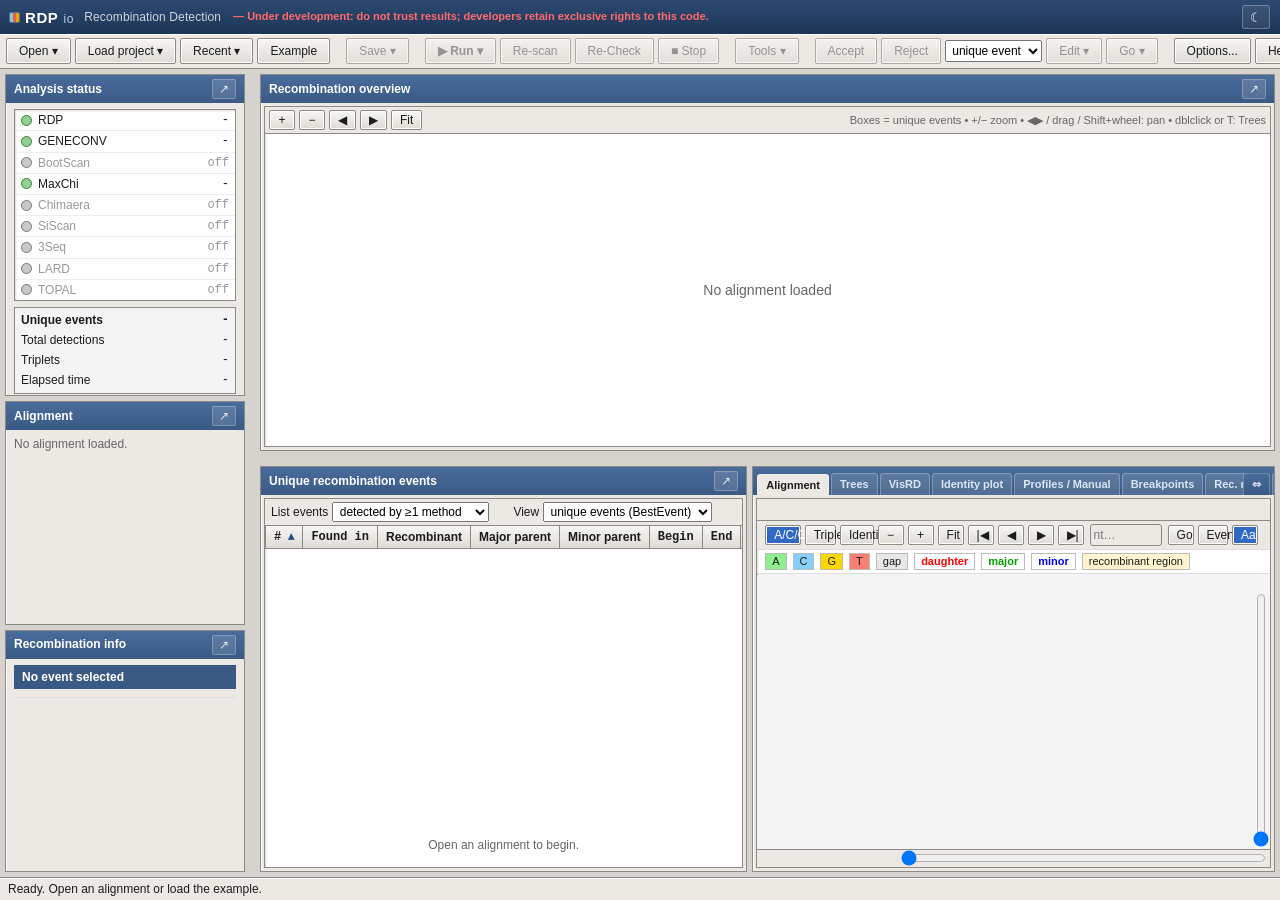
<file: index.html>
<!doctype html>
<html lang="en">
  <head>
    <meta charset="UTF-8" />
    <link rel="icon" type="image/svg+xml" href="./favicon.svg" />
    <meta name="viewport" content="width=device-width, initial-scale=1.0" />
    <meta name="description" content="RDP io — recombination detection in the browser (RDP, GENECONV, BootScan, MaxChi, Chimaera, SiScan, 3Seq), with trees, PHI, VisRD and plots." />
    <title>RDP io — Recombination Detection</title>
    <!-- COOP/COEP via service worker (GitHub Pages cannot set headers). Enables
         SharedArrayBuffer for nested scan workers ≈ Node parallel wall. -->
    <script>
      window.coi = { coepCredentialless: () => true, quiet: true };
    </script>
    <script src="./coi-serviceworker.js"></script>
    <script>
      // Apply theme before paint to avoid a light flash.
      try {
        var t = localStorage.getItem("iordp.theme");
        if (t === "dark" || t === "light") document.documentElement.setAttribute("data-theme", t);
        else if (window.matchMedia && matchMedia("(prefers-color-scheme: dark)").matches)
          document.documentElement.setAttribute("data-theme", "dark");
      } catch (e) {}
    </script>
    <script type="module" crossorigin src="./assets/index-BExysNln.js"></script>
    <link rel="stylesheet" crossorigin href="./assets/index-DXa3tyR0.css">
  </head>
  <body>
    <div id="app" class="app">
      <header class="titlebar">
        <span class="titlebar-brand" aria-label="RDP io">
          <span class="brand-mark" aria-hidden="true"></span>
          <span class="brand-name">RDP</span>
          <span class="brand-ver">io</span>
        </span>
        <span class="titlebar-text">Recombination Detection</span>
        <span
          class="titlebar-devwarn"
          title="This page is under development. If you reach it during one of the few moments it is open, do not trust the results. The developers retain exclusive rights to the code it contains."
        >
          — Under development: do not trust results; developers retain exclusive rights to this code.
        </span>
        <span id="title-file" class="titlebar-file"></span>
        <button type="button" id="theme-toggle" class="theme-toggle" title="Toggle light / dark mode" aria-label="Toggle light / dark mode">
          <span class="theme-ico theme-ico-moon" aria-hidden="true">☾</span>
          <span class="theme-ico theme-ico-sun" aria-hidden="true">☀</span>
        </button>
      </header>

      <div id="toolbar" class="toolbar" role="toolbar" aria-label="Main toolbar"></div>

      <div class="workspace">
        <aside class="sidebar">
          <section class="panel">
            <div class="panel-title" id="title-status">Analysis status</div>
            <div id="status-panel" class="panel-body"></div>
          </section>
          <section class="panel">
            <div class="panel-title" id="title-align">Alignment</div>
            <div id="alignment-info" class="panel-body"></div>
          </section>
          <section class="panel panel-recomb">
            <div class="panel-title" id="title-recomb">Recombination info</div>
            <div id="recomb-info" class="panel-body"></div>
          </section>
        </aside>
        <div id="split-sidebar" class="splitter split-v" role="separator" aria-orientation="vertical" title="Drag to resize sidebar"></div>

        <main class="main">
          <section class="panel panel-plot">
            <div class="panel-title" id="title-plot">Recombination overview</div>
            <div id="plot" class="panel-body panel-fill"></div>
          </section>
          <div id="split-plot" class="splitter split-h" role="separator" aria-orientation="horizontal" title="Drag to resize plot / lower panels"></div>
          <div id="lower" class="lower">
            <section class="panel panel-events">
              <div class="panel-title" id="title-events">Unique recombination events</div>
              <div id="event-list" class="panel-body panel-fill"></div>
            </section>
            <div id="split-events" class="splitter split-v" role="separator" aria-orientation="vertical" title="Drag to resize events / detail"></div>
            <section class="panel panel-seq">
              <div class="panel-title panel-tabs" role="tablist" id="title-detail">
                <button type="button" id="tab-seq" class="tab active" role="tab" aria-selected="true" data-tab="seq">Alignment</button>
                <button type="button" id="tab-trees" class="tab" role="tab" aria-selected="false" data-tab="trees" title="Form2 region + flank trees for the selected event (or: Show Trees / dblclick / T)">Trees</button>
                <button type="button" id="tab-visrd" class="tab" role="tab" aria-selected="false" data-tab="visrd">VisRD</button>
                <button type="button" id="tab-dist" class="tab" role="tab" aria-selected="false" data-tab="dist">Identity plot</button>
                <button type="button" id="tab-profiles" class="tab" role="tab" aria-selected="false" data-tab="profiles">Profiles / Manual</button>
                <button type="button" id="tab-bp" class="tab" role="tab" aria-selected="false" data-tab="bp">Breakpoints</button>
                <button type="button" id="tab-recrate" class="tab" role="tab" aria-selected="false" data-tab="recrate">Rec. rate</button>
                <button type="button" id="tab-compat" class="tab" role="tab" aria-selected="false" data-tab="compat">Compat. matrix</button>
                <button type="button" id="tab-phylpro" class="tab" role="tab" aria-selected="false" data-tab="phylpro">PhylPro</button>
                <button type="button" id="tab-qvr" class="tab" role="tab" aria-selected="false" data-tab="qvr">QvR / Manual</button>
                <button type="button" id="tab-wide" class="tab tab-wide" aria-pressed="false" title="Widen this panel (hide the events table)">&#x21D4;</button>
                <button type="button" id="tab-popout" class="tab tab-pop" title="Open this detail panel in a new window">&#x2197;</button>
              </div>
              <div id="sequence-view" class="panel-body panel-fill"></div>
              <div id="tree-view" class="panel-body panel-fill tree-view hidden"></div>
              <div id="visrd-view" class="panel-body panel-fill analysis-view hidden"></div>
              <div id="dist-view" class="panel-body panel-fill analysis-view hidden"></div>
              <div id="profiles-view" class="panel-body panel-fill analysis-view hidden"></div>
              <div id="bp-view" class="panel-body panel-fill analysis-view hidden"></div>
              <div id="recrate-view" class="panel-body panel-fill analysis-view hidden"></div>
              <div id="compat-view" class="panel-body panel-fill analysis-view hidden"></div>
              <div id="phylpro-view" class="panel-body panel-fill analysis-view hidden"></div>
              <div id="qvr-view" class="panel-body panel-fill analysis-view hidden"></div>
            </section>
          </div>
        </main>
      </div>

      <footer id="statusbar" class="statusbar"></footer>
    </div>

    <div id="options-root"></div>
    <div id="help-root"></div>
    <div id="dropzone-root"></div>
  </body>
</html>
</file>
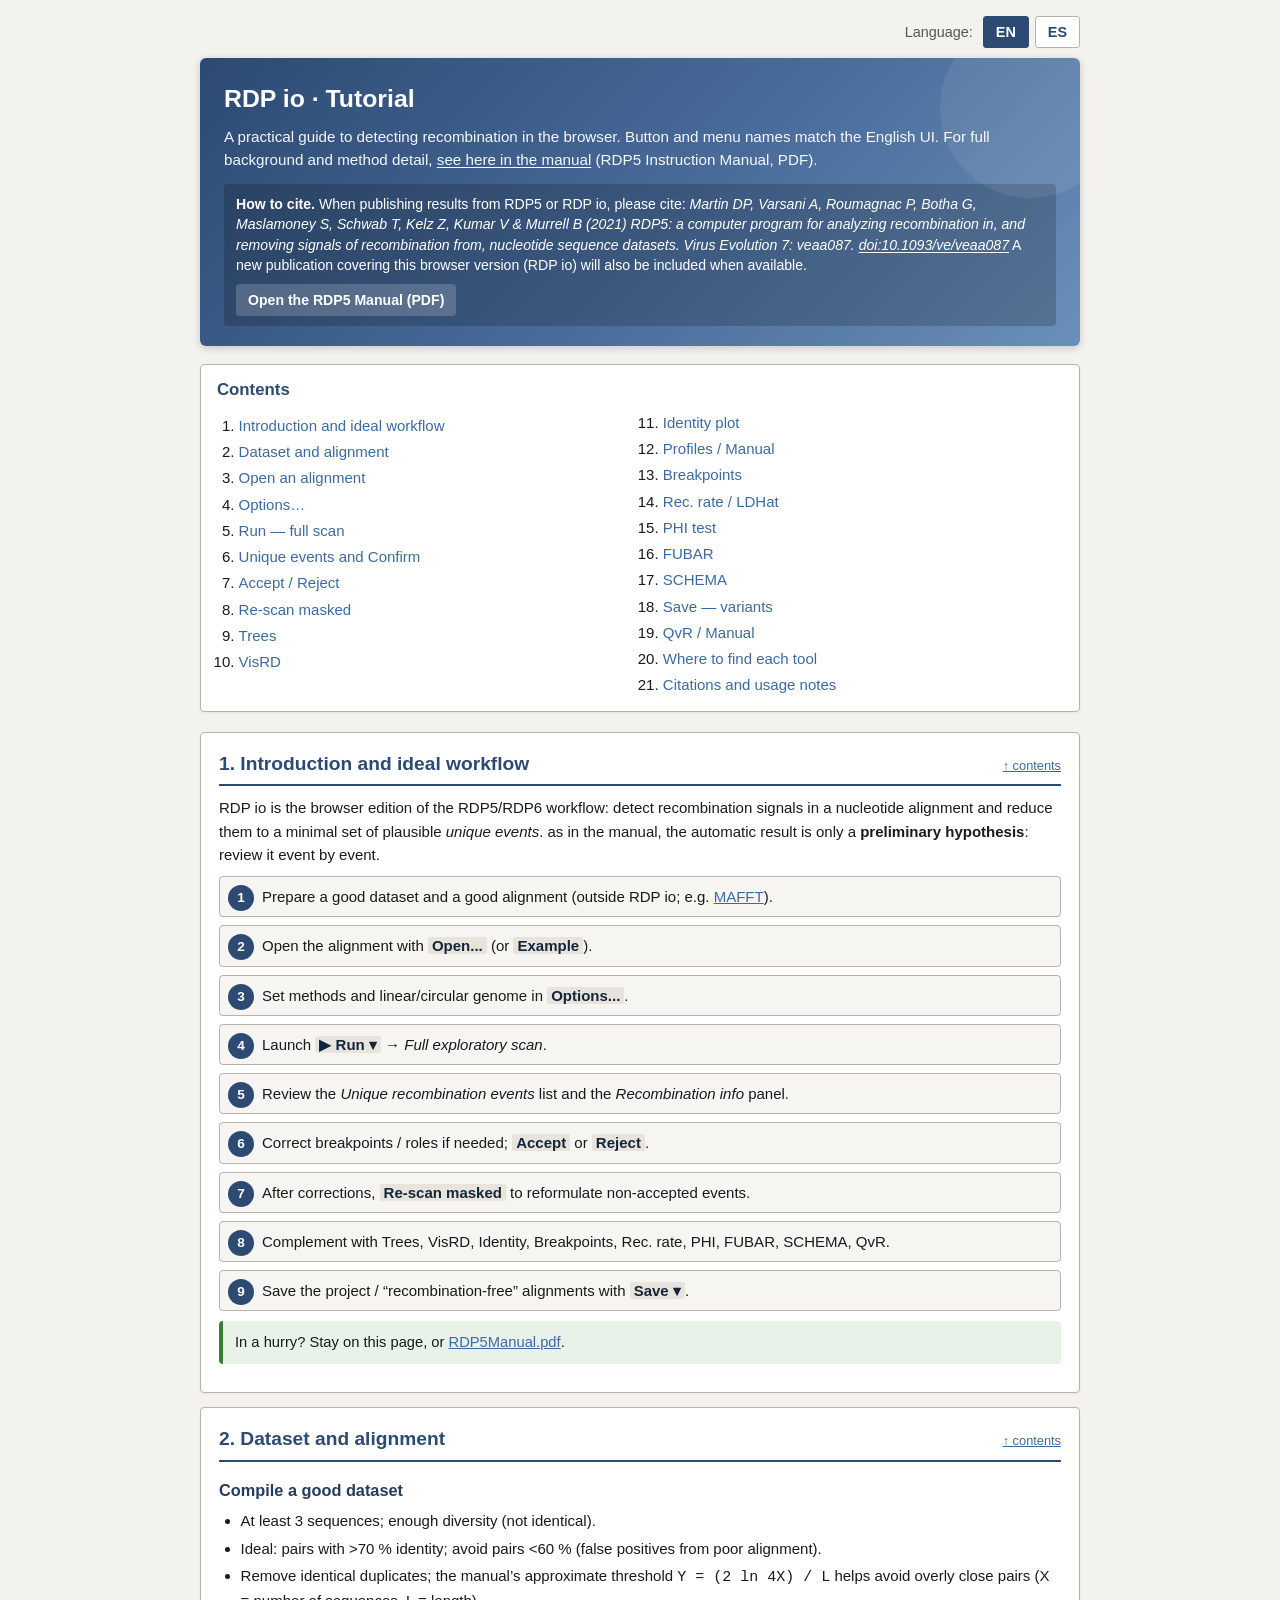
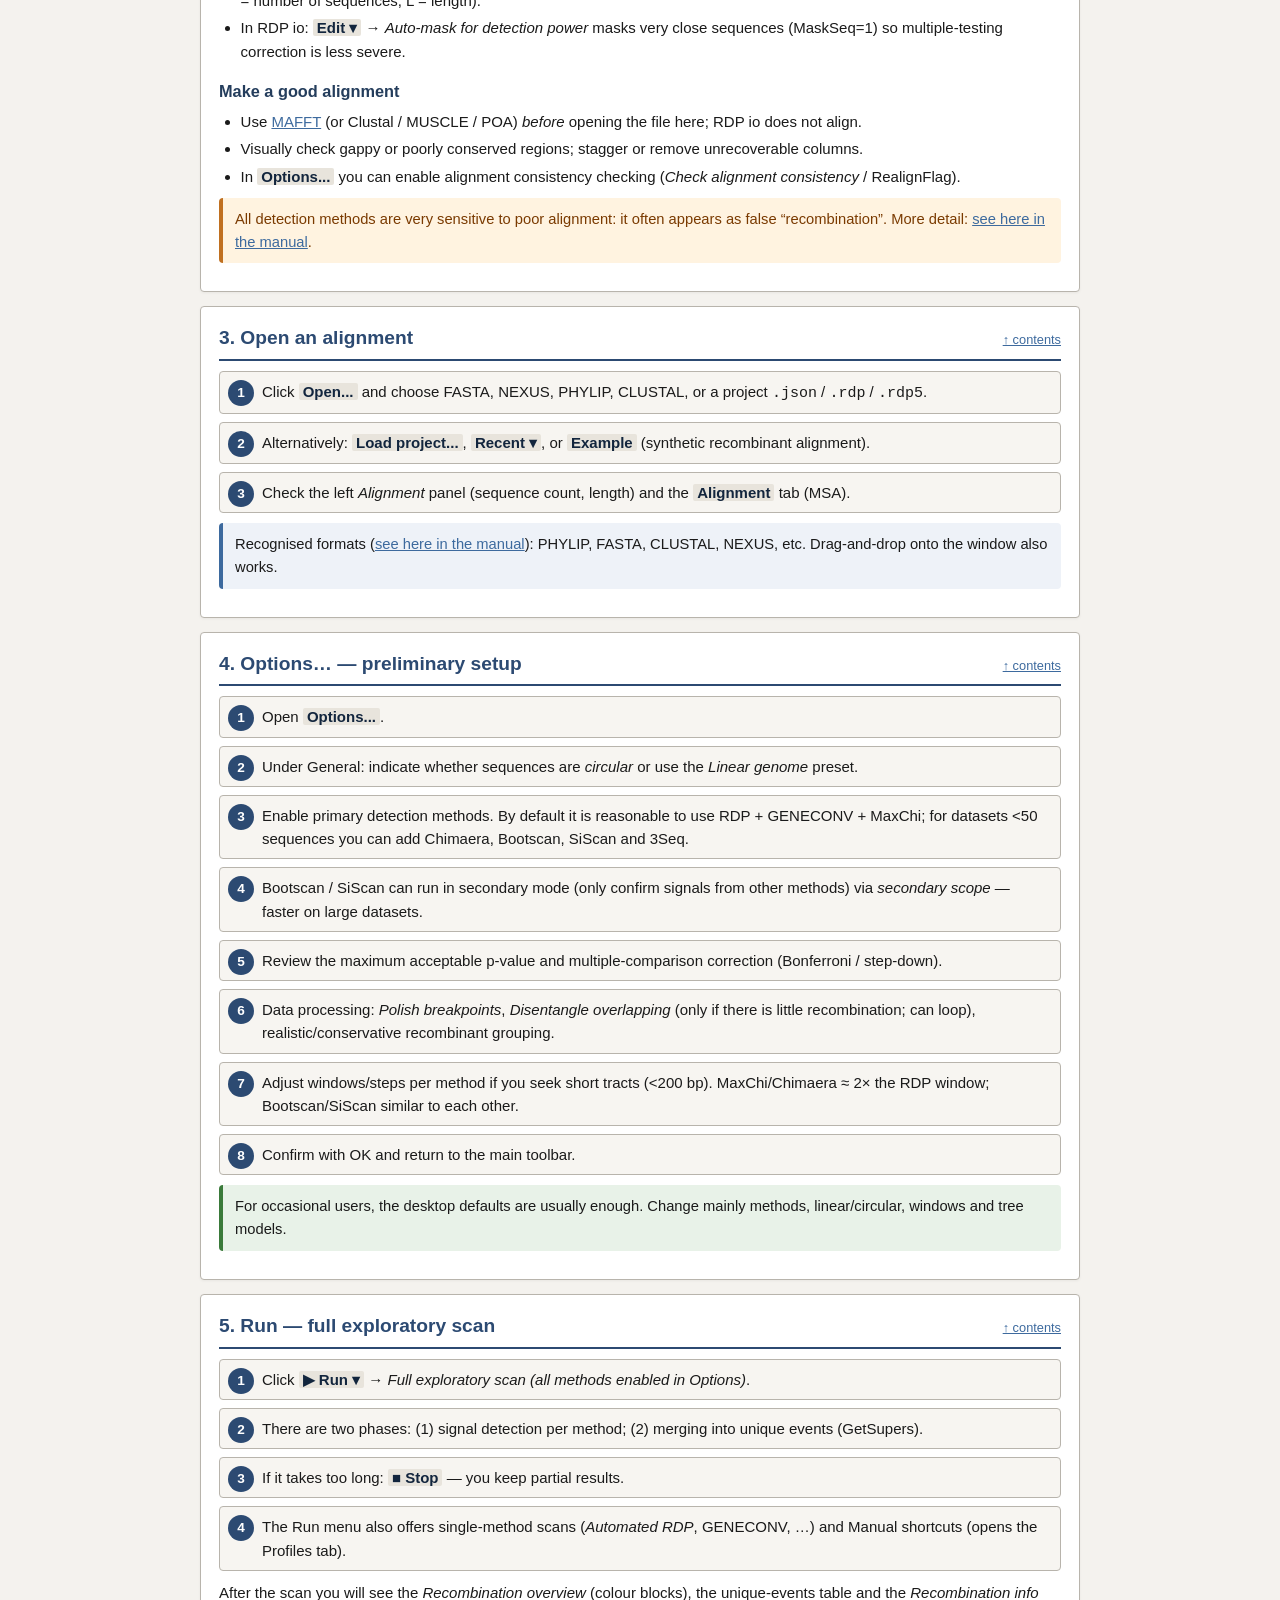
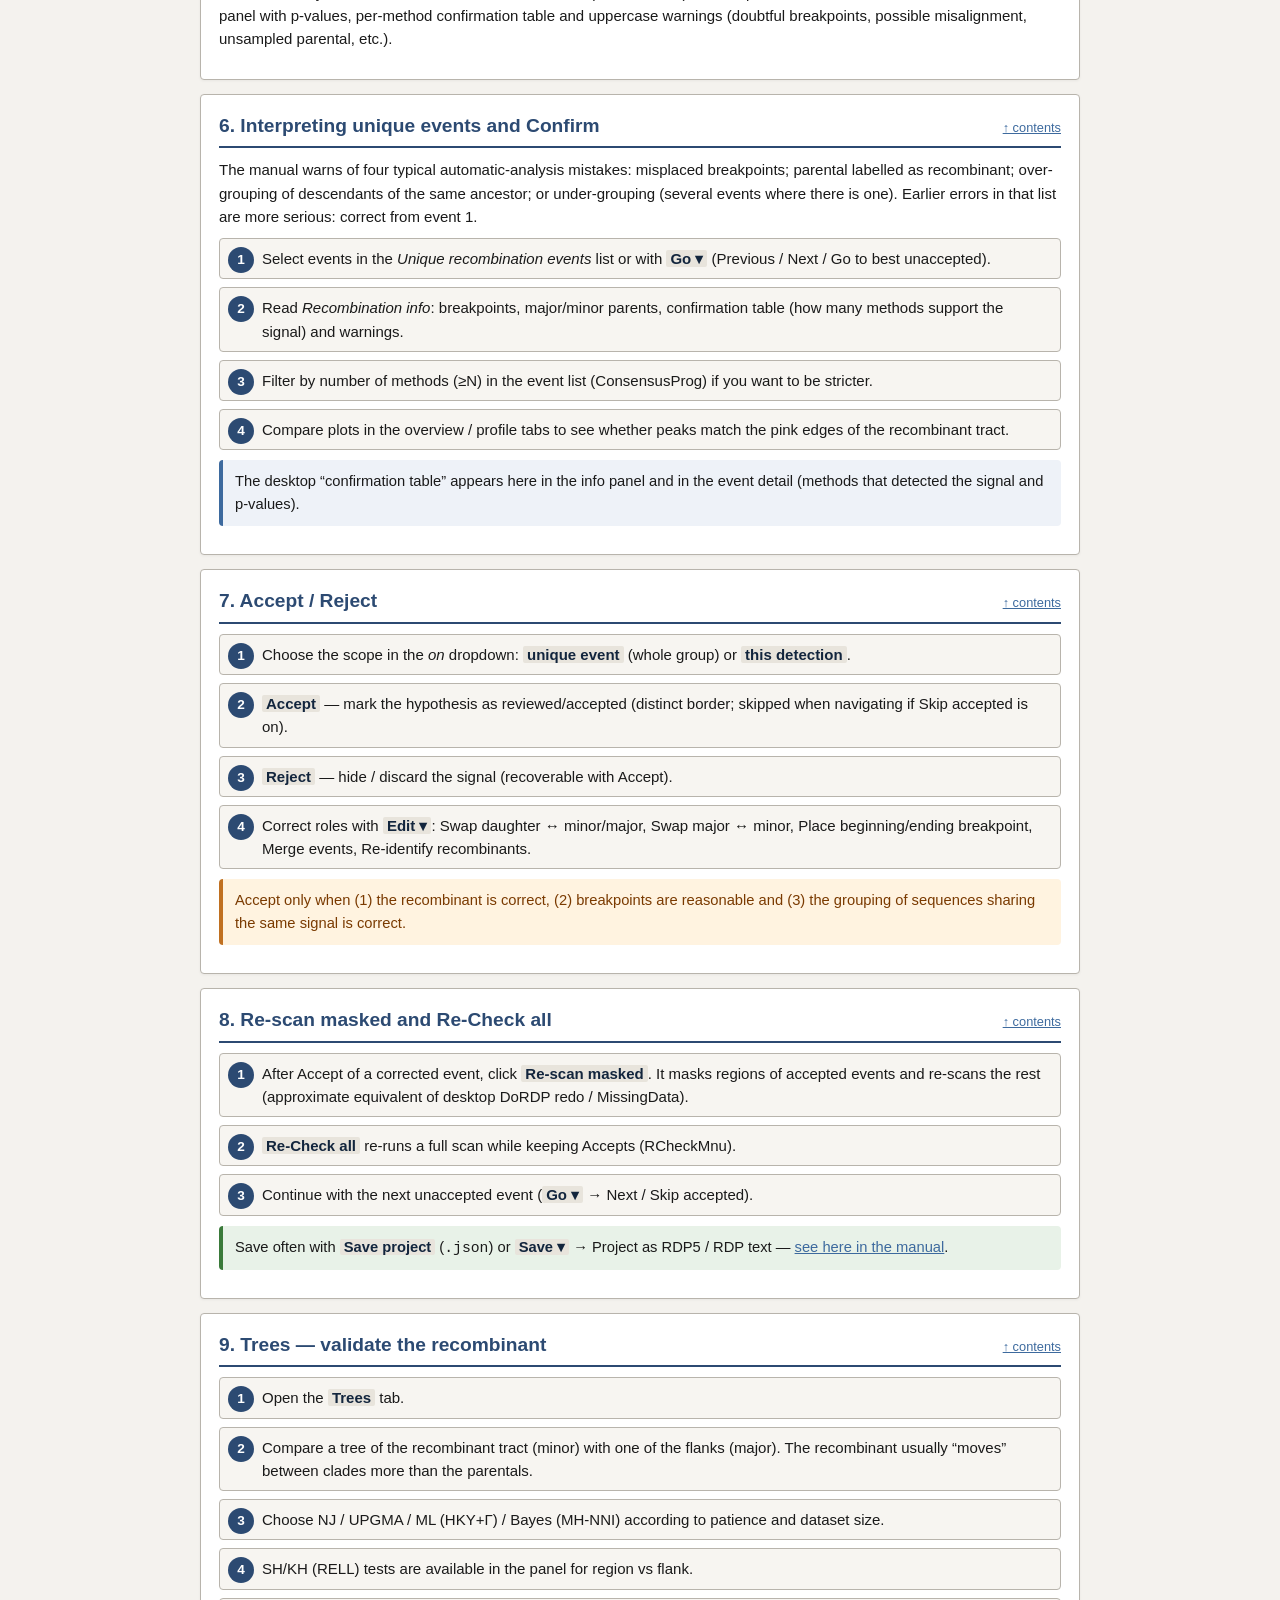
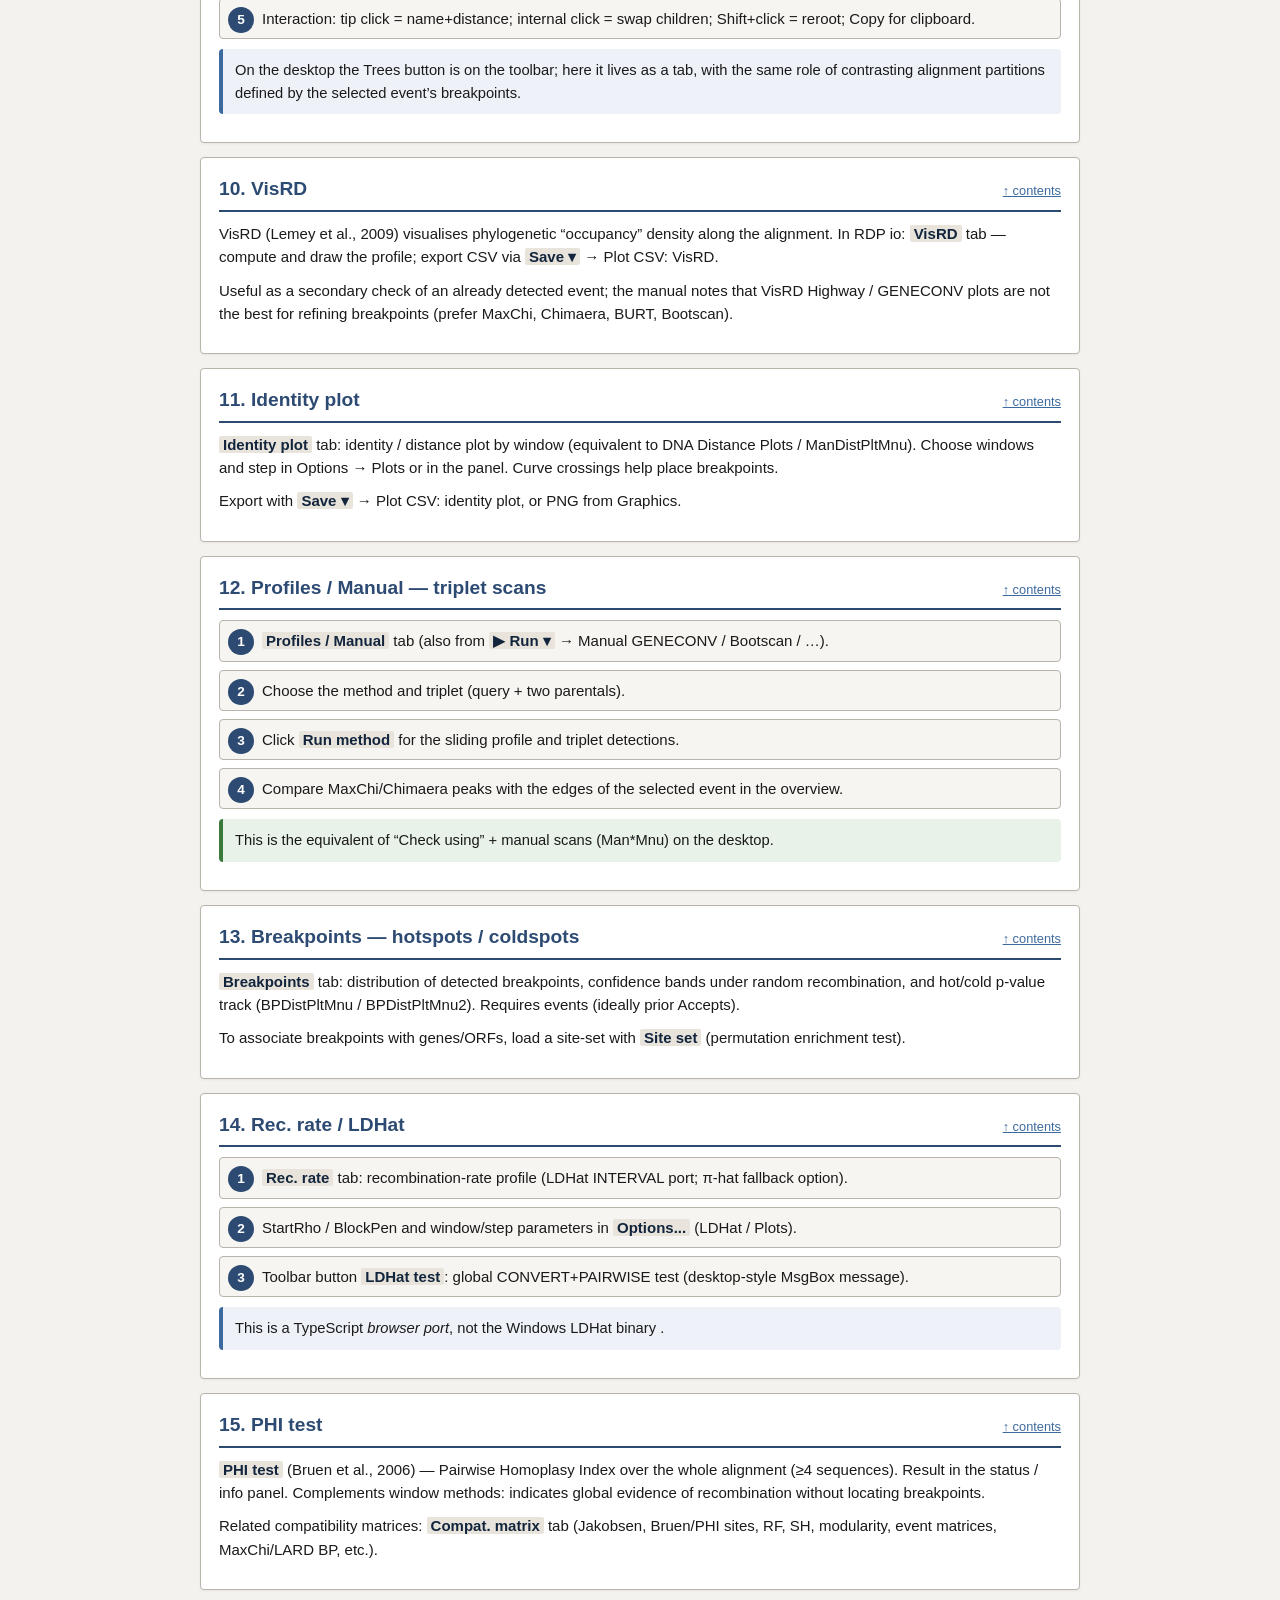
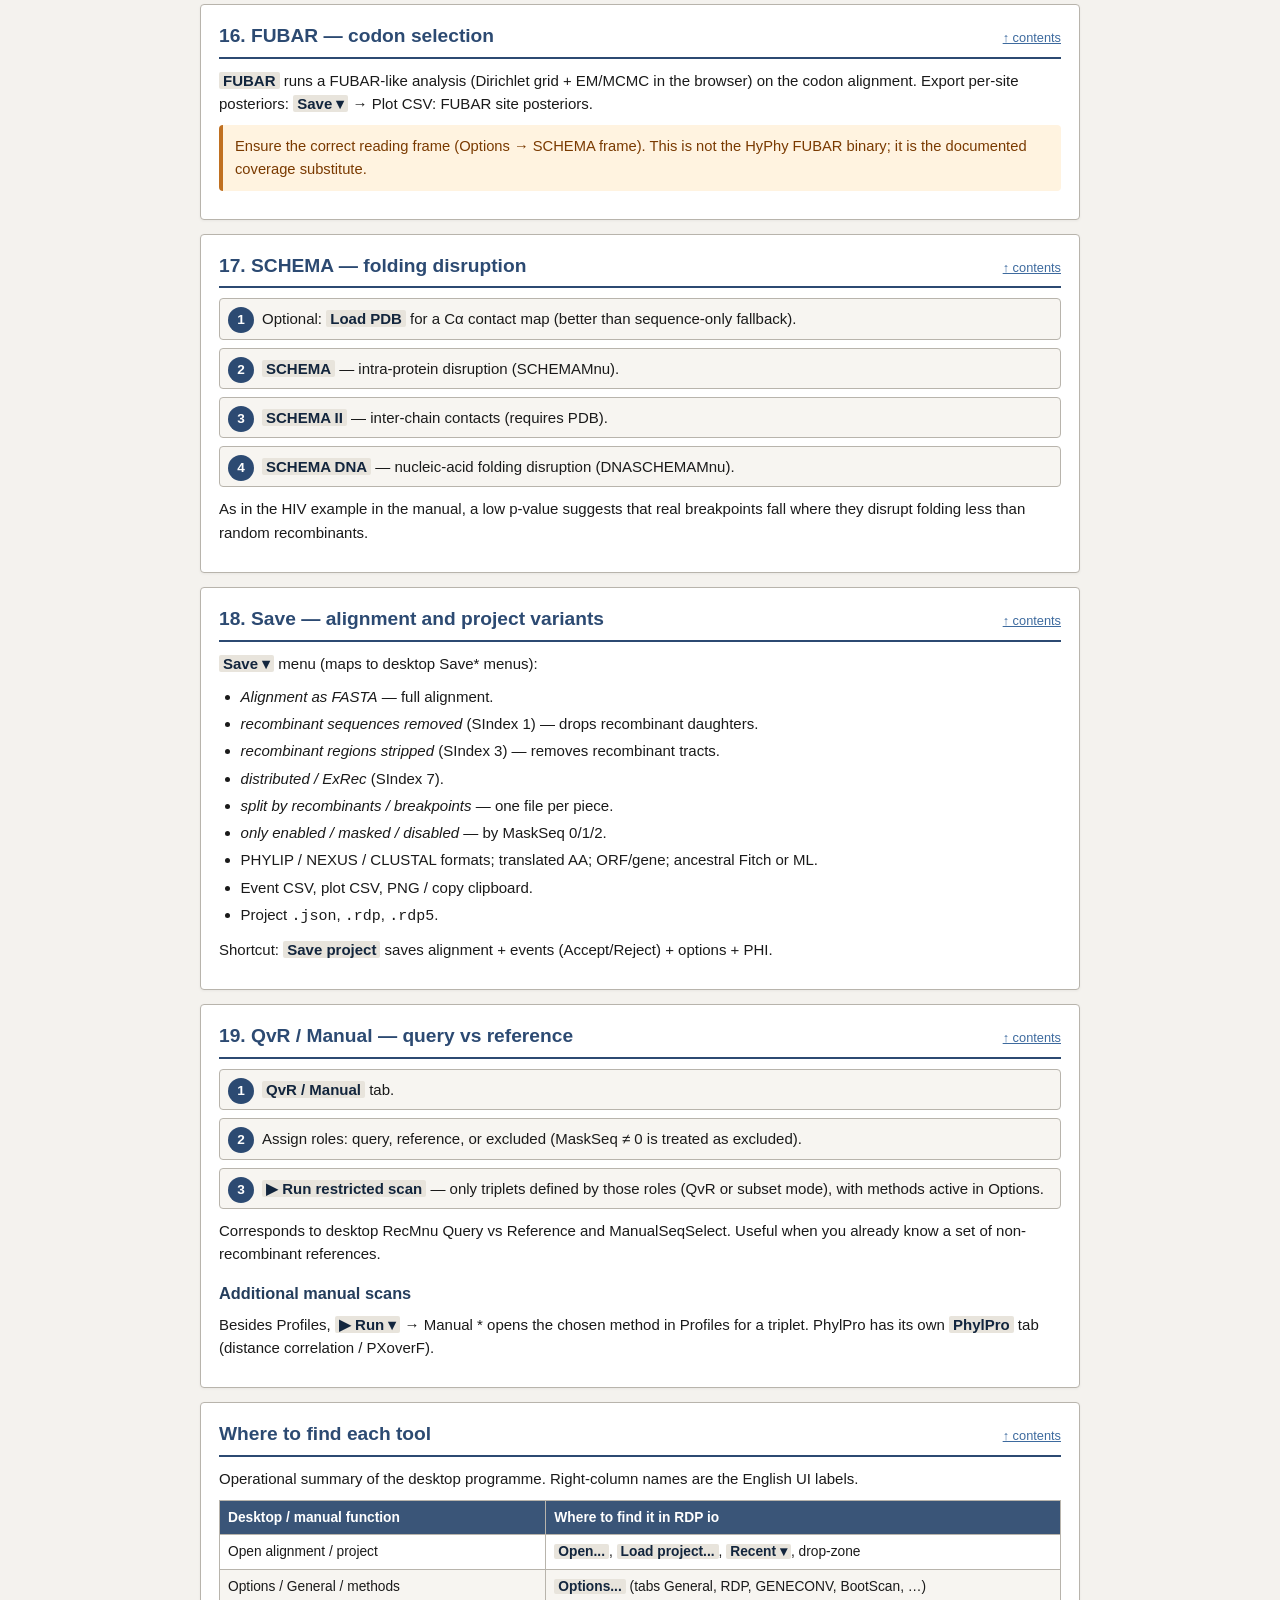
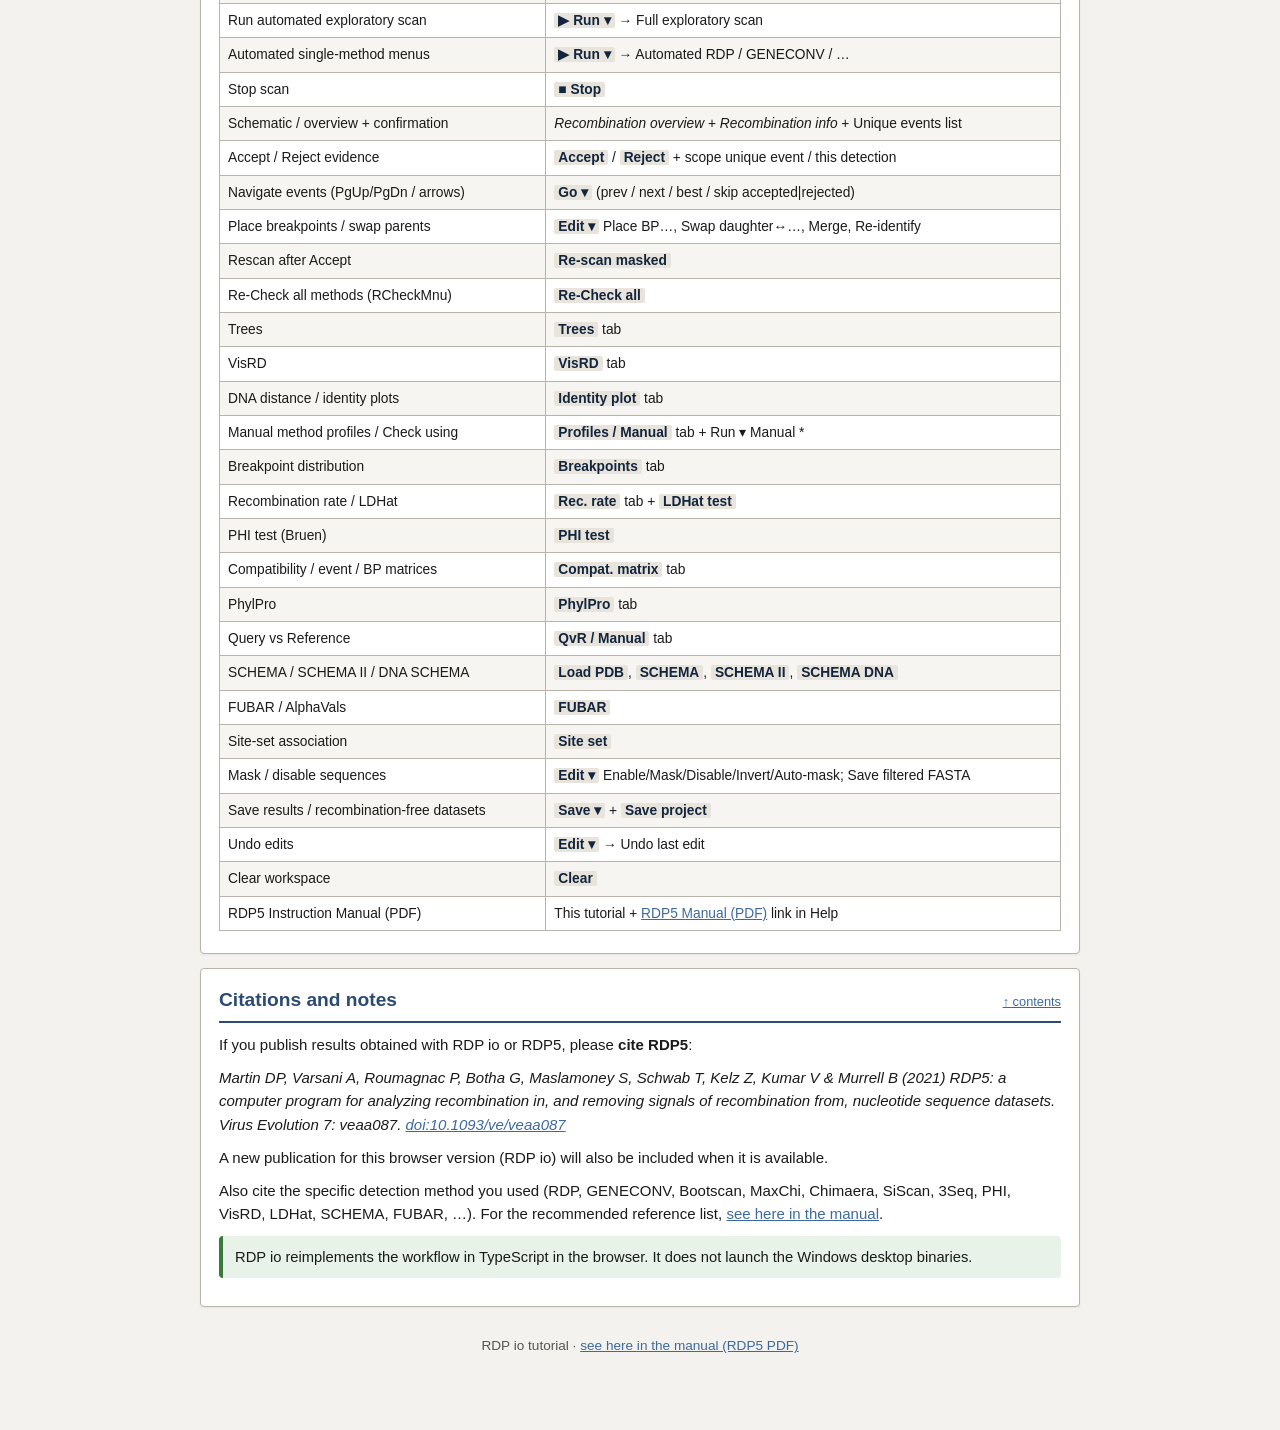
<file: docs/tutorial.html>
﻿<!DOCTYPE html>
<html lang="en">
<head>
 <meta charset="UTF-8" />
 <meta name="viewport" content="width=device-width, initial-scale=1" />
 <title>RDP io Tutorial</title>
 <style>
 :root {
 --bg: #f4f2ee;
 --panel: #fff;
 --ink: #1a1a1a;
 --muted: #555;
 --accent: #2c4a72;
 --accent2: #3d6a9e;
 --border: #b8b4ac;
 --code-bg: #e8e4dc;
 --warn: #7a3a00;
 --warn-bg: #fff3e0;
 --ok-bg: #e8f2e8;
 --table-head: #3a5578;
 }
 * { box-sizing: border-box; }
 html { scroll-behavior: smooth; }
 body {
 margin: 0;
 font: 15px/1.55 "Segoe UI", Tahoma, Geneva, Verdana, sans-serif;
 color: var(--ink);
 background: var(--bg);
 }
.wrap { max-width: 920px; margin: 0 auto; padding: 16px 20px 64px; }
.lang-bar {
 display: flex;
 justify-content: flex-end;
 align-items: center;
 gap: 6px;
 margin-bottom: 10px;
 font-size:.9rem;
 }
.lang-bar span { color: var(--muted); margin-right: 4px; }
.lang-bar button {
 border: 1px solid var(--border);
 background: var(--panel);
 color: var(--accent);
 padding: 4px 12px;
 border-radius: 3px;
 cursor: pointer;
 font: inherit;
 font-weight: 600;
 }
.lang-bar button:hover { background: #eef2f8; }
.lang-bar button.active {
 background: var(--accent);
 color: #fff;
 border-color: var(--accent);
 }
 [data-lang] { display: none; }
 html[data-tutorial-lang="en"] [data-lang="en"],
 html[data-tutorial-lang="es"] [data-lang="es"] { display: block; }
 html[data-tutorial-lang="en"] span[data-lang="en"],
 html[data-tutorial-lang="es"] span[data-lang="es"],
 html[data-tutorial-lang="en"] a[data-lang="en"],
 html[data-tutorial-lang="es"] a[data-lang="es"] { display: inline; }
 html[data-tutorial-lang="en"] tr[data-lang="en"],
 html[data-tutorial-lang="es"] tr[data-lang="es"] { display: table-row; }
 html[data-tutorial-lang="en"] li[data-lang="en"],
 html[data-tutorial-lang="es"] li[data-lang="es"] { display: list-item; }
 header.hero {
 background: linear-gradient(135deg, #2c4a72 0%, #4a6c9b 55%, #6a8fb8 100%);
 color: #fff;
 padding: 22px 24px 20px;
 border-radius: 6px;
 margin-bottom: 18px;
 box-shadow: 0 2px 8px rgba(0,0,0,.18);
 }
 header.hero h1 { margin: 0 0 6px; font-size: 1.55rem; font-weight: 700; }
 header.hero p { margin: 0; opacity:.95; font-size:.95rem; }
.cite {
 margin-top: 12px;
 padding: 10px 12px;
 background: rgba(0,0,0,.18);
 border-radius: 4px;
 font-size:.88rem;
 line-height: 1.45;
 }
.cite a { color: #dce9ff; }
 nav.toc {
 background: var(--panel);
 border: 1px solid var(--border);
 border-radius: 4px;
 padding: 12px 16px 14px;
 margin-bottom: 20px;
 }
 nav.toc h2 { margin: 0 0 8px; font-size: 1.05rem; color: var(--accent); }
 nav.toc ol { margin: 0; padding-left: 1.35rem; columns: 2; column-gap: 24px; }
 nav.toc li { break-inside: avoid; margin: 3px 0; }
 nav.toc a { color: var(--accent2); text-decoration: none; }
 nav.toc a:hover { text-decoration: underline; }
 @media (max-width: 640px) {
 nav.toc ol { columns: 1; }
 }
 section {
 background: var(--panel);
 border: 1px solid var(--border);
 border-radius: 4px;
 padding: 16px 18px 18px;
 margin-bottom: 14px;
 }
 section h2 {
 margin: 0 0 10px;
 padding-bottom: 6px;
 border-bottom: 2px solid var(--accent);
 font-size: 1.2rem;
 color: var(--accent);
 }
 section h3 {
 margin: 16px 0 6px;
 font-size: 1.02rem;
 color: #243d5c;
 }
 p { margin: 0 0 10px; }
 ul, ol { margin: 0 0 10px; padding-left: 1.35rem; }
 li { margin: 4px 0; }
 b.ui, strong.ui {
 font-weight: 700;
 color: #12253d;
 background: var(--code-bg);
 padding: 0 4px;
 border-radius: 2px;
 white-space: nowrap;
 }
.note,.tip,.warn {
 padding: 10px 12px;
 border-radius: 4px;
 margin: 10px 0;
 font-size:.92rem;
 }
.note { background: #eef2f8; border-left: 4px solid var(--accent2); }
.tip { background: var(--ok-bg); border-left: 4px solid #3a7a3a; }
.warn { background: var(--warn-bg); border-left: 4px solid #c07020; color: var(--warn); }
 table.matrix {
 width: 100%;
 border-collapse: collapse;
 font-size:.86rem;
 margin: 10px 0 4px;
 }
 table.matrix th, table.matrix td {
 border: 1px solid var(--border);
 padding: 6px 8px;
 vertical-align: top;
 text-align: left;
 }
 table.matrix th {
 background: var(--table-head);
 color: #fff;
 font-weight: 600;
 }
 table.matrix tr:nth-child(even) td { background: #f7f5f1; }
 table.matrix code {
 font: 0.9em/1.3 Consolas, "Courier New", monospace;
 background: var(--code-bg);
 padding: 1px 3px;
 border-radius: 2px;
 }
.steps { counter-reset: step; list-style: none; padding-left: 0; }
.steps > li {
 position: relative;
 padding: 8px 10px 8px 42px;
 margin: 0 0 8px;
 background: #f7f5f1;
 border: 1px solid var(--border);
 border-radius: 4px;
 }
.steps > li::before {
 counter-increment: step;
 content: counter(step);
 position: absolute;
 left: 8px; top: 8px;
 width: 26px; height: 26px;
 line-height: 26px;
 text-align: center;
 background: var(--accent);
 color: #fff;
 border-radius: 50%;
 font-weight: 700;
 font-size:.85rem;
 }
 footer.doc {
 margin-top: 8px;
 padding: 14px 4px;
 font-size:.85rem;
 color: var(--muted);
 text-align: center;
 }
 footer.doc a { color: var(--accent2); }
.back-top { float: right; font-size:.8rem; font-weight: 400; }
.kbd {
 display: inline-block;
 padding: 0 5px;
 border: 1px solid #999;
 border-bottom-width: 2px;
 border-radius: 3px;
 background: #eee;
 font: 0.85em Consolas, monospace;
 }
 
    header.hero {
      position: relative;
      overflow: hidden;
    }
    header.hero::after {
      content: "";
      position: absolute;
      right: -40px; top: -40px;
      width: 180px; height: 180px;
      border-radius: 50%;
      background: rgba(255,255,255,.08);
      pointer-events: none;
    }
    header.hero a { color: #fff; text-decoration: underline; text-underline-offset: 2px; }
    header.hero .manual-link {
      display: inline-block;
      margin-top: 8px;
      padding: 6px 12px;
      border-radius: 4px;
      background: rgba(255,255,255,.18);
      color: #fff !important;
      text-decoration: none !important;
      font-weight: 600;
    }
    header.hero .manual-link:hover { background: rgba(255,255,255,.28); }
    .cite { backdrop-filter: blur(2px); }
    nav.toc {
      box-shadow: 0 1px 3px rgba(0,0,0,.06);
    }
    section {
      box-shadow: 0 1px 3px rgba(0,0,0,.05);
    }
    section h2 {
      display: flex;
      align-items: baseline;
      gap: 8px;
      flex-wrap: wrap;
    }
    .back-top { margin-left: auto; }
    a { color: var(--accent2); }

  </style>
</head>
<body>
 <div class="wrap">
 <div class="lang-bar" role="group" aria-label="Language">
 <span data-lang="en">Language:</span>
 <span data-lang="es">Idioma:</span>
 <button type="button" data-set-lang="en" aria-pressed="true">EN</button>
 <button type="button" data-set-lang="es" aria-pressed="false">ES</button>
 </div>

 <header class="hero">
 <div data-lang="en">
 <h1>RDP io · Tutorial</h1>
 <p>
 A practical guide to detecting recombination in the browser.
 Button and menu names match the English UI.
 For full background and method detail,
 <a href="./RDP5Manual.pdf" target="_blank" rel="noopener">see here in the manual</a>
 (RDP5 Instruction Manual, PDF).
 </p>
 <div class="cite">
 <strong>How to cite.</strong>
 When publishing results from RDP5 or RDP io, please cite:
 <em>Martin DP, Varsani A, Roumagnac P, Botha G, Maslamoney S, Schwab T, Kelz Z, Kumar V &amp; Murrell B (2021) RDP5: a computer program for analyzing recombination in, and removing signals of recombination from, nucleotide sequence datasets. Virus Evolution 7: veaa087. <a href="https://doi.org/10.1093/ve/veaa087" target="_blank" rel="noopener">doi:10.1093/ve/veaa087</a></em>
 A new publication covering this browser version (RDP io) will also be included when available.
 <br />
 <a class="manual-link" href="./RDP5Manual.pdf" target="_blank" rel="noopener">Open the RDP5 Manual (PDF)</a>
 </div>
 </div>
 <div data-lang="es">
 <h1>RDP io · Tutorial</h1>
 <p>
 Guía práctica para detectar recombinación en el navegador.
 Los nombres de botones y menús coinciden con la interfaz en inglés.
 Para el detalle completo de métodos,
 <a href="./RDP5Manual.pdf" target="_blank" rel="noopener">ver aquí en el manual</a>
 (RDP5 Instruction Manual, PDF).
 </p>
 <div class="cite">
 <strong>Cómo citar.</strong>
 Al publicar resultados de RDP5 o RDP io, cita:
 <em>Martin DP, Varsani A, Roumagnac P, Botha G, Maslamoney S, Schwab T, Kelz Z, Kumar V &amp; Murrell B (2021) RDP5: a computer program for analyzing recombination in, and removing signals of recombination from, nucleotide sequence datasets. Virus Evolution 7: veaa087. <a href="https://doi.org/10.1093/ve/veaa087" target="_blank" rel="noopener">doi:10.1093/ve/veaa087</a></em>
 También se incluirá una nueva publicación de esta versión en el navegador (RDP io) cuando esté disponible.
 <br />
 <a class="manual-link" href="./RDP5Manual.pdf" target="_blank" rel="noopener">Abrir el Manual RDP5 (PDF)</a>
 </div>
 </div>
 </header>

 <nav class="toc" id="toc" aria-label="Table of contents">
 <h2 data-lang="en">Contents</h2>
 <h2 data-lang="es">Índice</h2>
 <ol>
 <li data-lang="en"><a href="#intro">Introduction and ideal workflow</a></li>
 <li data-lang="es"><a href="#intro">Introducción y flujo ideal</a></li>
 <li data-lang="en"><a href="#dataset">Dataset and alignment</a></li>
 <li data-lang="es"><a href="#dataset">Dataset y alineamiento</a></li>
 <li data-lang="en"><a href="#open">Open an alignment</a></li>
 <li data-lang="es"><a href="#open">Abrir alineamiento</a></li>
 <li data-lang="en"><a href="#options">Options…</a></li>
 <li data-lang="es"><a href="#options">Options…</a></li>
 <li data-lang="en"><a href="#run">Run — full scan</a></li>
 <li data-lang="es"><a href="#run">Run — escaneo completo</a></li>
 <li data-lang="en"><a href="#events">Unique events and Confirm</a></li>
 <li data-lang="es"><a href="#events">Eventos únicos y Confirm</a></li>
 <li data-lang="en"><a href="#accept">Accept / Reject</a></li>
 <li data-lang="es"><a href="#accept">Accept / Reject</a></li>
 <li data-lang="en"><a href="#rescan">Re-scan masked</a></li>
 <li data-lang="es"><a href="#rescan">Re-scan masked</a></li>
 <li data-lang="en"><a href="#trees">Trees</a></li>
 <li data-lang="es"><a href="#trees">Trees</a></li>
 <li data-lang="en"><a href="#visrd">VisRD</a></li>
 <li data-lang="es"><a href="#visrd">VisRD</a></li>
 <li data-lang="en"><a href="#identity">Identity plot</a></li>
 <li data-lang="es"><a href="#identity">Identity plot</a></li>
 <li data-lang="en"><a href="#profiles">Profiles / Manual</a></li>
 <li data-lang="es"><a href="#profiles">Profiles / Manual</a></li>
 <li data-lang="en"><a href="#bp">Breakpoints</a></li>
 <li data-lang="es"><a href="#bp">Breakpoints</a></li>
 <li data-lang="en"><a href="#recrate">Rec. rate / LDHat</a></li>
 <li data-lang="es"><a href="#recrate">Rec. rate / LDHat</a></li>
 <li data-lang="en"><a href="#phi">PHI test</a></li>
 <li data-lang="es"><a href="#phi">PHI test</a></li>
 <li data-lang="en"><a href="#fubar">FUBAR</a></li>
 <li data-lang="es"><a href="#fubar">FUBAR</a></li>
 <li data-lang="en"><a href="#schema">SCHEMA</a></li>
 <li data-lang="es"><a href="#schema">SCHEMA</a></li>
 <li data-lang="en"><a href="#save">Save — variants</a></li>
 <li data-lang="es"><a href="#save">Save — variantes</a></li>
 <li data-lang="en"><a href="#qvr">QvR / Manual</a></li>
 <li data-lang="es"><a href="#qvr">QvR / Manual</a></li>
 <li data-lang="en"><a href="#matrix">Where to find each tool</a></li>
 <li data-lang="es"><a href="#matrix">Dónde está cada herramienta</a></li>
 <li data-lang="en"><a href="#cites">Citations and usage notes</a></li>
 <li data-lang="es"><a href="#cites">Citas y licencia de uso</a></li>
 </ol>
 </nav>

 <!-- 1 -->
 <section id="intro">
 <div data-lang="en">
 <h2>1. Introduction and ideal workflow <a class="back-top" href="#toc">↑ contents</a></h2>
 <p>
 RDP io is the browser edition of the RDP5/RDP6 workflow:
 detect recombination signals in a nucleotide alignment and
 reduce them to a minimal set of plausible <em>unique events</em>.
 as in the manual, the automatic result is only a
 <strong>preliminary hypothesis</strong>: review it event by event.
 </p>
 <ol class="steps">
 <li>Prepare a good dataset and a good alignment (outside RDP io; e.g.
 <a href="https://mafft.cbrc.jp/alignment/server/" target="_blank" rel="noopener">MAFFT</a>).</li>
 <li>Open the alignment with <b class="ui">Open...</b> (or <b class="ui">Example</b>).</li>
 <li>Set methods and linear/circular genome in <b class="ui">Options...</b>.</li>
 <li>Launch <b class="ui">▶ Run ▾</b> → <em>Full exploratory scan</em>.</li>
 <li>Review the <em>Unique recombination events</em> list and the <em>Recombination info</em> panel.</li>
 <li>Correct breakpoints / roles if needed; <b class="ui">Accept</b> or <b class="ui">Reject</b>.</li>
 <li>After corrections, <b class="ui">Re-scan masked</b> to reformulate non-accepted events.</li>
 <li>Complement with Trees, VisRD, Identity, Breakpoints, Rec. rate, PHI, FUBAR, SCHEMA, QvR.</li>
 <li>Save the project / “recombination-free” alignments with <b class="ui">Save ▾</b>.</li>
 </ol>
 <div class="tip">
 In a hurry? Stay on this page, or
 <a href="./RDP5Manual.pdf">RDP5Manual.pdf</a>.
 </div>
 </div>
 <div data-lang="es">
 <h2>1. Introducción y flujo ideal <a class="back-top" href="#toc">↑ índice</a></h2>
 <p>
 RDP io es la edición en el navegador del flujo de trabajo de RDP5/RDP6:
 detectar señales de recombinación en un alineamiento de nucleótidos y
 reducirlas a un conjunto mínimo de <em>eventos únicos</em> plausibles.
 Como en el manual, el resultado automático es solo una
 <strong>hipótesis preliminar</strong>: hay que revisarla evento a evento.
 </p>
 <ol class="steps">
 <li>Preparar un buen dataset y un buen alineamiento (fuera de RDP io; p.&nbsp;ej.
 <a href="https://mafft.cbrc.jp/alignment/server/" target="_blank" rel="noopener">MAFFT</a>).</li>
 <li>Abrir el alineamiento con <b class="ui">Open...</b> (o <b class="ui">Example</b>).</li>
 <li>Ajustar métodos y genoma lineal/circular en <b class="ui">Options...</b>.</li>
 <li>Lanzar <b class="ui">▶ Run ▾</b> → <em>Full exploratory scan</em>.</li>
 <li>Revisar la lista <em>Unique recombination events</em> y el panel <em>Recombination info</em>.</li>
 <li>Corregir breakpoints / roles si hace falta; <b class="ui">Accept</b> o <b class="ui">Reject</b>.</li>
 <li>Tras correcciones, <b class="ui">Re-scan masked</b> para reformular eventos no aceptados.</li>
 <li>Complementar con Trees, VisRD, Identity, Breakpoints, Rec. rate, PHI, FUBAR, SCHEMA, QvR.</li>
 <li>Guardar proyecto / alineamientos “libres de recombinación” con <b class="ui">Save ▾</b>.</li>
 </ol>
 <div class="tip">
 ¿Con prisa? Quédate en esta página, o
 <a href="./RDP5Manual.pdf">RDP5Manual.pdf</a>.
 </div>
 </div>
 </section>

 <!-- 2 -->
 <section id="dataset">
 <div data-lang="en">
 <h2>2. Dataset and alignment <a class="back-top" href="#toc">↑ contents</a></h2>
 <h3>Compile a good dataset</h3>
 <ul>
 <li>At least 3 sequences; enough diversity (not identical).</li>
 <li>Ideal: pairs with &gt;70&nbsp;% identity; avoid pairs &lt;60&nbsp;% (false positives from poor alignment).</li>
 <li>Remove identical duplicates; the manual’s approximate threshold
 <code>Y = (2 ln 4X) / L</code> helps avoid overly close pairs
 (X = number of sequences, L = length).</li>
 <li>In RDP io: <b class="ui">Edit ▾</b> → <em>Auto-mask for detection power</em>
 masks very close sequences (MaskSeq=1) so multiple-testing correction is less severe.</li>
 </ul>
 <h3>Make a good alignment</h3>
 <ul>
 <li>Use
 <a href="https://mafft.cbrc.jp/alignment/server/" target="_blank" rel="noopener">MAFFT</a>
 (or Clustal / MUSCLE / POA) <em>before</em> opening the file here; RDP io does not align.</li>
 <li>Visually check gappy or poorly conserved regions; stagger or remove unrecoverable columns.</li>
 <li>In <b class="ui">Options...</b> you can enable alignment consistency checking
 (<em>Check alignment consistency</em> / RealignFlag).</li>
 </ul>
 <div class="warn">
 All detection methods are very sensitive to poor alignment: it often appears
 as false “recombination”. More detail: <a href="./RDP5Manual.pdf" target="_blank" rel="noopener">see here in the manual</a>.
 </div>
 </div>
 <div data-lang="es">
 <h2>2. Dataset y alineamiento <a class="back-top" href="#toc">↑ índice</a></h2>
 <h3>Compilar un buen dataset</h3>
 <ul>
 <li>Mínimo 3 secuencias; diversidad suficiente (no idénticas).</li>
 <li>Ideal: pares con &gt;70&nbsp;% identidad; evitar pares &lt;60&nbsp;% (falsos positivos por mal alineamiento).</li>
 <li>Eliminar duplicados idénticos; el umbral aproximado del manual
 <code>Y = (2 ln 4X) / L</code> ayuda a no incluir pares demasiado cercanos
 (X = nº de secuencias, L = longitud).</li>
 <li>En RDP io: <b class="ui">Edit ▾</b> → <em>Auto-mask for detection power</em>
 enmascara secuencias muy cercanas (MaskSeq=1) para endurecer menos la corrección múltiple.</li>
 </ul>
 <h3>Hacer un buen alineamiento</h3>
 <ul>
 <li>Usa
 <a href="https://mafft.cbrc.jp/alignment/server/" target="_blank" rel="noopener">MAFFT</a>
 (o Clustal / MUSCLE / POA) <em>antes</em> de abrir el archivo aquí; RDP io no alinea.</li>
 <li>Revisa a ojo regiones gappy o poco conservadas; “stagger” o elimina columnas irrecuperables.</li>
 <li>En <b class="ui">Options...</b> puedes activar la comprobación de consistencia de alineamiento
 (<em>Check alignment consistency</em> / RealignFlag).</li>
 </ul>
 <div class="warn">
 Todos los métodos de detección son muy sensibles al mal alineamiento: suele aparecer
 como “recombinación” falsa. Más detalle: <a href="./RDP5Manual.pdf" target="_blank" rel="noopener">ver aquí en el manual</a>.
 </div>
 </div>
 </section>

 <!-- 3 -->
 <section id="open">
 <div data-lang="en">
 <h2>3. Open an alignment <a class="back-top" href="#toc">↑ contents</a></h2>
 <ol class="steps">
 <li>Click <b class="ui">Open...</b> and choose FASTA, NEXUS, PHYLIP, CLUSTAL, or a project
 <code>.json</code> / <code>.rdp</code> / <code>.rdp5</code>.</li>
 <li>Alternatively: <b class="ui">Load project...</b>, <b class="ui">Recent ▾</b>, or
 <b class="ui">Example</b> (synthetic recombinant alignment).</li>
 <li>Check the left <em>Alignment</em> panel (sequence count, length) and the
 <b class="ui">Alignment</b> tab (MSA).</li>
 </ol>
 <div class="note">
 Recognised formats (<a href="./RDP5Manual.pdf" target="_blank" rel="noopener">see here in the manual</a>): PHYLIP, FASTA, CLUSTAL, NEXUS, etc.
 Drag-and-drop onto the window also works.
 </div>
 </div>
 <div data-lang="es">
 <h2>3. Abrir un alineamiento <a class="back-top" href="#toc">↑ índice</a></h2>
 <ol class="steps">
 <li>Pulsa <b class="ui">Open...</b> y elige FASTA, NEXUS, PHYLIP, CLUSTAL, o un proyecto
 <code>.json</code> / <code>.rdp</code> / <code>.rdp5</code>.</li>
 <li>Alternativa: <b class="ui">Load project...</b>, <b class="ui">Recent ▾</b>, o
 <b class="ui">Example</b> (alineamiento sintético recombinante).</li>
 <li>Comprueba el panel izquierdo <em>Alignment</em> (nº de secuencias, longitud) y la pestaña
 <b class="ui">Alignment</b> (MSA).</li>
 </ol>
 <div class="note">
 Formatos reconocidos (<a href="./RDP5Manual.pdf" target="_blank" rel="noopener">ver aquí en el manual</a>): PHYLIP, FASTA, CLUSTAL, NEXUS, etc.
 Arrastrar y soltar el archivo sobre la ventana también funciona.
 </div>
 </div>
 </section>

 <!-- 4 -->
 <section id="options">
 <div data-lang="en">
 <h2>4. Options… — preliminary setup <a class="back-top" href="#toc">↑ contents</a></h2>
 <ol class="steps">
 <li>Open <b class="ui">Options...</b>.</li>
 <li>Under General: indicate whether sequences are <em>circular</em> or use the
 <em>Linear genome</em> preset.</li>
 <li>Enable primary detection methods. By default it is reasonable to use
 RDP + GENECONV + MaxChi; for datasets &lt;50 sequences you can add
 Chimaera, Bootscan, SiScan and 3Seq.</li>
 <li>Bootscan / SiScan can run in secondary mode (only confirm signals from other methods)
 via <em>secondary scope</em> — faster on large datasets.</li>
 <li>Review the maximum acceptable p-value and multiple-comparison correction (Bonferroni / step-down).</li>
 <li>Data processing: <em>Polish breakpoints</em>, <em>Disentangle overlapping</em>
 (only if there is little recombination; can loop), realistic/conservative
 recombinant grouping.</li>
 <li>Adjust windows/steps per method if you seek short tracts (&lt;200&nbsp;bp).
 MaxChi/Chimaera ≈ 2× the RDP window; Bootscan/SiScan similar to each other.</li>
 <li>Confirm with OK and return to the main toolbar.</li>
 </ol>
 <div class="tip">
 For occasional users, the desktop defaults  are usually enough. Change mainly methods, linear/circular,
 windows and tree models.
 </div>
 </div>
 <div data-lang="es">
 <h2>4. Options… — configuración preliminar <a class="back-top" href="#toc">↑ índice</a></h2>
 <ol class="steps">
 <li>Abre <b class="ui">Options...</b>.</li>
 <li>En General: indica si las secuencias son <em>circular</em> o usa el preset
 <em>Linear genome</em>.</li>
 <li>Activa los métodos de detección primaria. Por defecto es razonable usar
 RDP + GENECONV + MaxChi; en datasets &lt;50 secuencias puedes añadir
 Chimaera, Bootscan, SiScan y 3Seq.</li>
 <li>Bootscan / SiScan pueden ir en modo secundario (solo confirmar señales de otros métodos)
 vía <em>secondary scope</em> — más rápido en datasets grandes.</li>
 <li>Revisa p-valor máximo aceptable y corrección por comparaciones múltiples (Bonferroni / step-down).</li>
 <li>Data processing: <em>Polish breakpoints</em>, <em>Disentangle overlapping</em>
 (solo si hay poca recombinación; puede entrarse en bucles), agrupación
 realistic/conservative de recombinantes.</li>
 <li>Ajusta ventanas/pasos por método si buscas tractos cortos (&lt;200&nbsp;bp).
 MaxChi/Chimaera ≈ 2× la ventana de RDP; Bootscan/SiScan similares entre sí.</li>
 <li>Confirma con OK y vuelve a la barra principal.</li>
 </ol>
 <div class="tip">
 Para usuarios ocasionales, los valores por defecto del escritorio  suelen bastar. Cambia sobre todo métodos, lineal/circular,
 ventanas y modelos de árboles.
 </div>
 </div>
 </section>

 <!-- 5 -->
 <section id="run">
 <div data-lang="en">
 <h2>5. Run — full exploratory scan <a class="back-top" href="#toc">↑ contents</a></h2>
 <ol class="steps">
 <li>Click <b class="ui">▶ Run ▾</b> → <em>Full exploratory scan (all methods enabled in Options)</em>.</li>
 <li>There are two phases: (1) signal detection per method; (2) merging into unique events (GetSupers).</li>
 <li>If it takes too long: <b class="ui">■ Stop</b> — you keep partial results.</li>
 <li>The Run menu also offers single-method scans (<em>Automated RDP</em>, GENECONV, …)
 and Manual shortcuts (opens the Profiles tab).</li>
 </ol>
 <p>
 After the scan you will see the <em>Recombination overview</em> (colour blocks),
 the unique-events table and the <em>Recombination info</em> panel with p-values,
 per-method confirmation table and uppercase warnings (doubtful breakpoints,
 possible misalignment, unsampled parental, etc.).
 </p>
 </div>
 <div data-lang="es">
 <h2>5. Run — escaneo exploratorio completo <a class="back-top" href="#toc">↑ índice</a></h2>
 <ol class="steps">
 <li>Pulsa <b class="ui">▶ Run ▾</b> → <em>Full exploratory scan (all methods enabled in Options)</em>.</li>
 <li>Hay dos fases: (1) detección de señales por método; (2) fusión en eventos únicos (GetSupers).</li>
 <li>Si tarda demasiado: <b class="ui">■ Stop</b> — conservarás resultados parciales.</li>
 <li>El menú Run también ofrece escaneos de un solo método (<em>Automated RDP</em>, GENECONV, …)
 y atajos a Manual (abre la pestaña Profiles).</li>
 </ol>
 <p>
 Tras el escaneo verás el <em>Recombination overview</em> (bloques de color),
 la tabla de eventos únicos y el panel <em>Recombination info</em> con p-valores,
 tabla de confirmación por método y avisos en mayúsculas (breakpoints dudosos,
 posible mal alineamiento, parental no muestreado, etc.).
 </p>
 </div>
 </section>

 <!-- 6 -->
 <section id="events">
 <div data-lang="en">
 <h2>6. Interpreting unique events and Confirm <a class="back-top" href="#toc">↑ contents</a></h2>
 <p>
 The manual warns of four typical automatic-analysis mistakes:
 misplaced breakpoints; parental labelled as recombinant; over-grouping
 of descendants of the same ancestor; or under-grouping (several events where there is one).
 Earlier errors in that list are more serious: correct from event&nbsp;1.
 </p>
 <ol class="steps">
 <li>Select events in the <em>Unique recombination events</em> list or with
 <b class="ui">Go ▾</b> (Previous / Next / Go to best unaccepted).</li>
 <li>Read <em>Recombination info</em>: breakpoints, major/minor parents, confirmation table
 (how many methods support the signal) and warnings.</li>
 <li>Filter by number of methods (≥N) in the event list (ConsensusProg) if you want to be stricter.</li>
 <li>Compare plots in the overview / profile tabs to see whether peaks match
 the pink edges of the recombinant tract.</li>
 </ol>
 <div class="note">
 The desktop “confirmation table” appears here in the info panel
 and in the event detail (methods that detected the signal and p-values).
 </div>
 </div>
 <div data-lang="es">
 <h2>6. Interpretar eventos únicos y Confirm <a class="back-top" href="#toc">↑ índice</a></h2>
 <p>
 El manual advierte cuatro errores típicos del análisis automático:
 breakpoints mal situados; parental etiquetado como recombinante; sobre-agrupación
 de descendientes del mismo ancestro; o infra-agrupación (varios eventos donde hay uno).
 Los errores al principio de la lista son más graves: corrige desde el evento&nbsp;1.
 </p>
 <ol class="steps">
 <li>Selecciona eventos en la lista <em>Unique recombination events</em> o con
 <b class="ui">Go ▾</b> (Previous / Next / Go to best unaccepted).</li>
 <li>Lee <em>Recombination info</em>: breakpoints, major/minor parents, confirmation table
 (cuántos métodos apoyan la señal) y advertencias.</li>
 <li>Filtra por nº de métodos (≥N) en la lista de eventos (ConsensusProg) si quieres ser más estricto.</li>
 <li>Compara gráficos en el overview / pestañas de perfiles para ver si los picos coinciden
 con los bordes rosa del tracto recombinante.</li>
 </ol>
 <div class="note">
 La “confirmation table” del escritorio aparece aquí en el panel de información
 y en el detalle del evento (métodos que detectaron la señal y p-valores).
 </div>
 </div>
 </section>

 <!-- 7 -->
 <section id="accept">
 <div data-lang="en">
 <h2>7. Accept / Reject <a class="back-top" href="#toc">↑ contents</a></h2>
 <ol class="steps">
 <li>Choose the scope in the <em>on</em> dropdown:
 <b class="ui">unique event</b> (whole group) or <b class="ui">this detection</b>.</li>
 <li><b class="ui">Accept</b> — mark the hypothesis as reviewed/accepted (distinct border;
 skipped when navigating if Skip accepted is on).</li>
 <li><b class="ui">Reject</b> — hide / discard the signal (recoverable with Accept).</li>
 <li>Correct roles with <b class="ui">Edit ▾</b>:
 Swap daughter ↔ minor/major, Swap major ↔ minor, Place beginning/ending breakpoint,
 Merge events, Re-identify recombinants.</li>
 </ol>
 <div class="warn">
 Accept only when (1) the recombinant is correct, (2) breakpoints are reasonable and
 (3) the grouping of sequences sharing the same signal is correct.
 </div>
 </div>
 <div data-lang="es">
 <h2>7. Accept / Reject <a class="back-top" href="#toc">↑ índice</a></h2>
 <ol class="steps">
 <li>Elige el alcance en el desplegable <em>on</em>:
 <b class="ui">unique event</b> (todo el grupo) o <b class="ui">this detection</b>.</li>
 <li><b class="ui">Accept</b> — marcas la hipótesis como revisada/aceptada (borde distintivo;
 se omite al navegar si activas Skip accepted).</li>
 <li><b class="ui">Reject</b> — ocultas / descartas la señal (recuperable con Accept).</li>
 <li>Corrige roles con <b class="ui">Edit ▾</b>:
 Swap daughter ↔ minor/major, Swap major ↔ minor, Place beginning/ending breakpoint,
 Merge events, Re-identify recombinants.</li>
 </ol>
 <div class="warn">
 Acepta solo cuando (1) el recombinante es el correcto, (2) los breakpoints son razonables y
 (3) el agrupamiento de secuencias con la misma señal es correcto.
 </div>
 </div>
 </section>

 <!-- 8 -->
 <section id="rescan">
 <div data-lang="en">
 <h2>8. Re-scan masked and Re-Check all <a class="back-top" href="#toc">↑ contents</a></h2>
 <ol class="steps">
 <li>After Accept of a corrected event, click <b class="ui">Re-scan masked</b>.
 It masks regions of accepted events and re-scans the rest
 (approximate equivalent of desktop DoRDP redo / MissingData).</li>
 <li><b class="ui">Re-Check all</b> re-runs a full scan while keeping Accepts
 (RCheckMnu).</li>
 <li>Continue with the next unaccepted event (<b class="ui">Go ▾</b> → Next /
 Skip accepted).</li>
 </ol>
 <div class="tip">
 Save often with <b class="ui">Save project</b> (<code>.json</code>) or
 <b class="ui">Save ▾</b> → Project as RDP5 / RDP text — <a href="./RDP5Manual.pdf" target="_blank" rel="noopener">see here in the manual</a>.
 </div>
 </div>
 <div data-lang="es">
 <h2>8. Re-scan masked y Re-Check all <a class="back-top" href="#toc">↑ índice</a></h2>
 <ol class="steps">
 <li>Tras Accept de un evento corregido, pulsa <b class="ui">Re-scan masked</b>.
 Enmascara las regiones de eventos aceptados y vuelve a escanear el resto
 (equivalente aproximado al DoRDP redo / MissingData del escritorio).</li>
 <li><b class="ui">Re-Check all</b> relanza un escaneo completo manteniendo los Accept
 (RCheckMnu).</li>
 <li>Continúa con el siguiente evento no aceptado (<b class="ui">Go ▾</b> → Next /
 Skip accepted).</li>
 </ol>
 <div class="tip">
 Guarda a menudo con <b class="ui">Save project</b> (<code>.json</code>) o
 <b class="ui">Save ▾</b> → Project as RDP5 / RDP text — <a href="./RDP5Manual.pdf" target="_blank" rel="noopener">ver aquí en el manual</a>.
 </div>
 </div>
 </section>

 <!-- 9 -->
 <section id="trees">
 <div data-lang="en">
 <h2>9. Trees — validate the recombinant <a class="back-top" href="#toc">↑ contents</a></h2>
 <ol class="steps">
 <li>Open the <b class="ui">Trees</b> tab.</li>
 <li>Compare a tree of the recombinant tract (minor) with one of the flanks (major).
 The recombinant usually “moves” between clades more than the parentals.</li>
 <li>Choose NJ / UPGMA / ML (HKY+Γ) / Bayes (MH-NNI) according to patience and dataset size.</li>
 <li>SH/KH (RELL) tests are available in the panel for region vs flank.</li>
 <li>Interaction: tip click = name+distance; internal click = swap children;
 Shift+click = reroot; Copy for clipboard.</li>
 </ol>
 <div class="note">
 On the desktop the Trees button is on the toolbar; here it lives as a tab, with the same role
 of contrasting alignment partitions defined by the selected event’s breakpoints.
 </div>
 </div>
 <div data-lang="es">
 <h2>9. Trees — validar el recombinante <a class="back-top" href="#toc">↑ índice</a></h2>
 <ol class="steps">
 <li>Abre la pestaña <b class="ui">Trees</b>.</li>
 <li>Compara un árbol del tracto recombinante (minor) con uno de los flancos (major).
 El recombinante suele “moverse” más entre clados que los parentales.</li>
 <li>Elige NJ / UPGMA / ML (HKY+Γ) / Bayes (MH-NNI) según paciencia y tamaño del dataset.</li>
 <li>Pruebas SH/KH (RELL) disponibles en el panel para región vs flanco.</li>
 <li>Interacción: clic en tip = nombre+distancia; clic interno = swap hijos;
 Shift+clic = reroot; Copy para portapapeles.</li>
 </ol>
 <div class="note">
 En el escritorio el botón Trees está en la barra; aquí vive como pestaña, con la misma función
 de contrastar particiones del alineamiento definidas por los breakpoints del evento seleccionado.
 </div>
 </div>
 </section>

 <!-- 10 -->
 <section id="visrd">
 <div data-lang="en">
 <h2>10. VisRD <a class="back-top" href="#toc">↑ contents</a></h2>
 <p>
 VisRD (Lemey et al., 2009) visualises phylogenetic “occupancy” density along
 the alignment. In RDP io: <b class="ui">VisRD</b> tab — compute and draw the profile;
 export CSV via <b class="ui">Save ▾</b> → Plot CSV: VisRD.
 </p>
 <p>
 Useful as a secondary check of an already detected event; the manual notes that
 VisRD Highway / GENECONV plots are not the best for refining breakpoints
 (prefer MaxChi, Chimaera, BURT, Bootscan).
 </p>
 </div>
 <div data-lang="es">
 <h2>10. VisRD <a class="back-top" href="#toc">↑ índice</a></h2>
 <p>
 VisRD (Lemey et al., 2009) visualiza la densidad de “ocupación” filogenética a lo largo
 del alineamiento. En RDP io: pestaña <b class="ui">VisRD</b> — calcula y dibuja el perfil;
 exporta CSV vía <b class="ui">Save ▾</b> → Plot CSV: VisRD.
 </p>
 <p>
 Útil como comprobación secundaria de un evento ya detectado; el manual indica que
 los plots VisRD Highway / GENECONV no son los mejores para afinar breakpoints
 (prefiere MaxChi, Chimaera, BURT, Bootscan).
 </p>
 </div>
 </section>

 <!-- 11 -->
 <section id="identity">
 <div data-lang="en">
 <h2>11. Identity plot <a class="back-top" href="#toc">↑ contents</a></h2>
 <p>
 <b class="ui">Identity plot</b> tab: identity / distance plot by window
 (equivalent to DNA Distance Plots / ManDistPltMnu). Choose windows and step in Options → Plots
 or in the panel. Curve crossings help place breakpoints.
 </p>
 <p>
 Export with <b class="ui">Save ▾</b> → Plot CSV: identity plot, or PNG from Graphics.
 </p>
 </div>
 <div data-lang="es">
 <h2>11. Identity plot <a class="back-top" href="#toc">↑ índice</a></h2>
 <p>
 Pestaña <b class="ui">Identity plot</b>: gráfico de identidad / distancia por ventana
 (equivalente a DNA Distance Plots / ManDistPltMnu). Elige ventanas y paso en Options → Plots
 o en el panel. Los cruces de curvas ayudan a situar breakpoints.
 </p>
 <p>
 Exporta con <b class="ui">Save ▾</b> → Plot CSV: identity plot, o PNG desde Graphics.
 </p>
 </div>
 </section>

 <!-- 12 -->
 <section id="profiles">
 <div data-lang="en">
 <h2>12. Profiles / Manual — triplet scans <a class="back-top" href="#toc">↑ contents</a></h2>
 <ol class="steps">
 <li><b class="ui">Profiles / Manual</b> tab (also from
 <b class="ui">▶ Run ▾</b> → Manual GENECONV / Bootscan / …).</li>
 <li>Choose the method and triplet (query + two parentals).</li>
 <li>Click <b class="ui">Run method</b> for the sliding profile and triplet detections.</li>
 <li>Compare MaxChi/Chimaera peaks with the edges of the selected event in the overview.</li>
 </ol>
 <div class="tip">
 This is the equivalent of “Check using” + manual scans (Man*Mnu) on the desktop.
 </div>
 </div>
 <div data-lang="es">
 <h2>12. Profiles / Manual — scans de un triplete <a class="back-top" href="#toc">↑ índice</a></h2>
 <ol class="steps">
 <li>Pestaña <b class="ui">Profiles / Manual</b> (también desde
 <b class="ui">▶ Run ▾</b> → Manual GENECONV / Bootscan / …).</li>
 <li>Elige el método y el triplete (query + dos parentales).</li>
 <li>Pulsa <b class="ui">Run method</b> para el perfil deslizante y detecciones del triplete.</li>
 <li>Compara picos MaxChi/Chimaera con los bordes del evento seleccionado en el overview.</li>
 </ol>
 <div class="tip">
 Este es el equivalente a “Check using” + scans manuales (Man*Mnu) del escritorio.
 </div>
 </div>
 </section>

 <!-- 13 -->
 <section id="bp">
 <div data-lang="en">
 <h2>13. Breakpoints — hotspots / coldspots <a class="back-top" href="#toc">↑ contents</a></h2>
 <p>
 <b class="ui">Breakpoints</b> tab: distribution of detected breakpoints,
 confidence bands under random recombination, and hot/cold p-value track
 (BPDistPltMnu / BPDistPltMnu2). Requires events (ideally prior Accepts).
 </p>
 <p>
 To associate breakpoints with genes/ORFs, load a site-set with
 <b class="ui">Site set</b> (permutation enrichment test).
 </p>
 </div>
 <div data-lang="es">
 <h2>13. Breakpoints — hotspots / coldspots <a class="back-top" href="#toc">↑ índice</a></h2>
 <p>
 Pestaña <b class="ui">Breakpoints</b>: distribución de breakpoints detectados,
 bandas de confianza bajo recombinación aleatoria, y track de p-valores hot/cold
 (BPDistPltMnu / BPDistPltMnu2). Requiere eventos (idealmente Accept previos).
 </p>
 <p>
 Para asociar breakpoints a genes/ORFs, carga un site-set con
 <b class="ui">Site set</b> (prueba de enriquecimiento por permutación).
 </p>
 </div>
 </section>

 <!-- 14 -->
 <section id="recrate">
 <div data-lang="en">
 <h2>14. Rec. rate / LDHat <a class="back-top" href="#toc">↑ contents</a></h2>
 <ol class="steps">
 <li><b class="ui">Rec. rate</b> tab: recombination-rate profile
 (LDHat INTERVAL port; π-hat fallback option).</li>
 <li>StartRho / BlockPen and window/step parameters in <b class="ui">Options...</b>
 (LDHat / Plots).</li>
 <li>Toolbar button <b class="ui">LDHat test</b>: global CONVERT+PAIRWISE test
 (desktop-style MsgBox message).</li>
 </ol>
 <div class="note">
 This is a TypeScript <em>browser port</em>, not the Windows LDHat binary
 .
 </div>
 </div>
 <div data-lang="es">
 <h2>14. Rec. rate / LDHat <a class="back-top" href="#toc">↑ índice</a></h2>
 <ol class="steps">
 <li>Pestaña <b class="ui">Rec. rate</b>: perfil de tasa de recombinación
 (port de LDHat INTERVAL; opción de fallback π-hat).</li>
 <li>Parámetros StartRho / BlockPen y ventana/paso en <b class="ui">Options...</b>
 (LDHat / Plots).</li>
 <li>Botón de barra <b class="ui">LDHat test</b>: test global CONVERT+PAIRWISE
 (mensaje tipo MsgBox del escritorio).</li>
 </ol>
 <div class="note">
 Es un <em>browser port</em> TypeScript, no el binario LDHat de Windows
 .
 </div>
 </div>
 </section>

 <!-- 15 -->
 <section id="phi">
 <div data-lang="en">
 <h2>15. PHI test <a class="back-top" href="#toc">↑ contents</a></h2>
 <p>
 <b class="ui">PHI test</b> (Bruen et al., 2006) — Pairwise Homoplasy Index over the whole
 alignment (≥4 sequences). Result in the status / info panel.
 Complements window methods: indicates global evidence of recombination
 without locating breakpoints.
 </p>
 <p>
 Related compatibility matrices: <b class="ui">Compat. matrix</b> tab
 (Jakobsen, Bruen/PHI sites, RF, SH, modularity, event matrices, MaxChi/LARD BP, etc.).
 </p>
 </div>
 <div data-lang="es">
 <h2>15. PHI test <a class="back-top" href="#toc">↑ índice</a></h2>
 <p>
 <b class="ui">PHI test</b> (Bruen et al., 2006) — Pairwise Homoplasy Index sobre todo el
 alineamiento (≥4 secuencias). Resultado en el panel de estado / info.
 Complementa los métodos de ventana: indica si hay evidencia global de recombinación
 sin localizar breakpoints.
 </p>
 <p>
 Matrices de compatibilidad relacionadas: pestaña <b class="ui">Compat. matrix</b>
 (Jakobsen, Bruen/PHI sites, RF, SH, modularity, matrices de eventos, MaxChi/LARD BP, etc.).
 </p>
 </div>
 </section>

 <!-- 16 -->
 <section id="fubar">
 <div data-lang="en">
 <h2>16. FUBAR — codon selection <a class="back-top" href="#toc">↑ contents</a></h2>
 <p>
 <b class="ui">FUBAR</b> runs a FUBAR-like analysis (Dirichlet grid + EM/MCMC in the browser)
 on the codon alignment. Export per-site posteriors:
 <b class="ui">Save ▾</b> → Plot CSV: FUBAR site posteriors.
 </p>
 <div class="warn">
 Ensure the correct reading frame (Options → SCHEMA frame). This is not the HyPhy FUBAR binary;
 it is the documented coverage substitute.
 </div>
 </div>
 <div data-lang="es">
 <h2>16. FUBAR — selección en codones <a class="back-top" href="#toc">↑ índice</a></h2>
 <p>
 <b class="ui">FUBAR</b> lanza un análisis tipo FUBAR (rejilla Dirichlet + EM/MCMC en el navegador)
 sobre el alineamiento codonado. Exporta posteriores por sitio:
 <b class="ui">Save ▾</b> → Plot CSV: FUBAR site posteriors.
 </p>
 <div class="warn">
 Asegura marco de lectura correcto (Options → SCHEMA frame). No es el binario HyPhy FUBAR;
 es el sustituto documentado en coverage.
 </div>
 </div>
 </section>

 <!-- 17 -->
 <section id="schema">
 <div data-lang="en">
 <h2>17. SCHEMA — folding disruption <a class="back-top" href="#toc">↑ contents</a></h2>
 <ol class="steps">
 <li>Optional: <b class="ui">Load PDB</b> for a Cα contact map (better than sequence-only fallback).</li>
 <li><b class="ui">SCHEMA</b> — intra-protein disruption (SCHEMAMnu).</li>
 <li><b class="ui">SCHEMA II</b> — inter-chain contacts (requires PDB).</li>
 <li><b class="ui">SCHEMA DNA</b> — nucleic-acid folding disruption (DNASCHEMAMnu).</li>
 </ol>
 <p>
 As in the HIV example in the manual, a low p-value suggests that real breakpoints
 fall where they disrupt folding less than random recombinants.
 </p>
 </div>
 <div data-lang="es">
 <h2>17. SCHEMA — disrupción de plegado <a class="back-top" href="#toc">↑ índice</a></h2>
 <ol class="steps">
 <li>Opcional: <b class="ui">Load PDB</b> para mapa de contactos Cα (mejor que el fallback solo-secuencia).</li>
 <li><b class="ui">SCHEMA</b> — disrupción intra-proteína (SCHEMAMnu).</li>
 <li><b class="ui">SCHEMA II</b> — contactos inter-cadena (requiere PDB).</li>
 <li><b class="ui">SCHEMA DNA</b> — disrupción de plegado de ácido nucleico (DNASCHEMAMnu).</li>
 </ol>
 <p>
 Como en el ejemplo HIV del manual, un p-valor bajo sugiere que los breakpoints
 reales caen donde disruptían menos el plegado que recombinantes aleatorios.
 </p>
 </div>
 </section>

 <!-- 18 -->
 <section id="save">
 <div data-lang="en">
 <h2>18. Save — alignment and project variants <a class="back-top" href="#toc">↑ contents</a></h2>
 <p><b class="ui">Save ▾</b> menu (maps to desktop Save* menus):</p>
 <ul>
 <li><em>Alignment as FASTA</em> — full alignment.</li>
 <li><em>recombinant sequences removed</em> (SIndex 1) — drops recombinant daughters.</li>
 <li><em>recombinant regions stripped</em> (SIndex 3) — removes recombinant tracts.</li>
 <li><em>distributed / ExRec</em> (SIndex 7).</li>
 <li><em>split by recombinants / breakpoints</em> — one file per piece.</li>
 <li><em>only enabled / masked / disabled</em> — by MaskSeq 0/1/2.</li>
 <li>PHYLIP / NEXUS / CLUSTAL formats; translated AA; ORF/gene; ancestral Fitch or ML.</li>
 <li>Event CSV, plot CSV, PNG / copy clipboard.</li>
 <li>Project <code>.json</code>, <code>.rdp</code>, <code>.rdp5</code>.</li>
 </ul>
 <p>
 Shortcut: <b class="ui">Save project</b> saves alignment + events (Accept/Reject) + options + PHI.
 </p>
 </div>
 <div data-lang="es">
 <h2>18. Save — variantes de alineamiento y proyecto <a class="back-top" href="#toc">↑ índice</a></h2>
 <p>Menú <b class="ui">Save ▾</b> (mapeo a menús Save* del escritorio):</p>
 <ul>
 <li><em>Alignment as FASTA</em> — alineamiento completo.</li>
 <li><em>recombinant sequences removed</em> (SIndex 1) — quita hijas recombinantes.</li>
 <li><em>recombinant regions stripped</em> (SIndex 3) — elimina tractos recombinantes.</li>
 <li><em>distributed / ExRec</em> (SIndex 7).</li>
 <li><em>split by recombinants / breakpoints</em> — un archivo por pieza.</li>
 <li><em>only enabled / masked / disabled</em> — según MaskSeq 0/1/2.</li>
 <li>Formatos PHYLIP / NEXUS / CLUSTAL; AA traducidas; ORF/gen; ancestral Fitch o ML.</li>
 <li>CSV de eventos, CSV de plots, PNG / copy clipboard.</li>
 <li>Proyecto <code>.json</code>, <code>.rdp</code>, <code>.rdp5</code>.</li>
 </ul>
 <p>
 Atajo: <b class="ui">Save project</b> guarda alineamiento + eventos (Accept/Reject) + opciones + PHI.
 </p>
 </div>
 </section>

 <!-- 19 -->
 <section id="qvr">
 <div data-lang="en">
 <h2>19. QvR / Manual — query vs reference <a class="back-top" href="#toc">↑ contents</a></h2>
 <ol class="steps">
 <li><b class="ui">QvR / Manual</b> tab.</li>
 <li>Assign roles: query, reference, or excluded (MaskSeq ≠ 0 is treated as excluded).</li>
 <li><b class="ui">▶ Run restricted scan</b> — only triplets defined by those roles
 (QvR or subset mode), with methods active in Options.</li>
 </ol>
 <p>
 Corresponds to desktop RecMnu Query vs Reference and ManualSeqSelect.
 Useful when you already know a set of non-recombinant references.
 </p>
 <h3>Additional manual scans</h3>
 <p>
 Besides Profiles, <b class="ui">▶ Run ▾</b> → Manual * opens the chosen method
 in Profiles for a triplet. PhylPro has its own
 <b class="ui">PhylPro</b> tab (distance correlation / PXoverF).
 </p>
 </div>
 <div data-lang="es">
 <h2>19. QvR / Manual — query vs reference <a class="back-top" href="#toc">↑ índice</a></h2>
 <ol class="steps">
 <li>Pestaña <b class="ui">QvR / Manual</b>.</li>
 <li>Asigna roles: query, referencia, o excluida (MaskSeq ≠ 0 se trata como excluida).</li>
 <li><b class="ui">▶ Run restricted scan</b> — solo los tripletes definidos por esos roles
 (modo QvR o subset), con los métodos activos en Options.</li>
 </ol>
 <p>
 Corresponde a RecMnu Query vs Reference y ManualSeqSelect del escritorio.
 Útil cuando ya conoces un conjunto de referencias no recombinantes.
 </p>
 <h3>Scans manuales adicionales</h3>
 <p>
 Además de Profiles, el menú <b class="ui">▶ Run ▾</b> → Manual * abre el método elegido
 en Profiles para un triplete. PhylPro tiene pestaña propia
 <b class="ui">PhylPro</b> (correlación de distancias / PXoverF).
 </p>
 </div>
 </section>

 <!-- 20 MATRIX -->
 <section id="matrix">
 <div data-lang="en">
 <h2>Where to find each tool <a class="back-top" href="#toc">↑ contents</a></h2>
 <p>
 Operational summary of the desktop programme. Right-column names are the English UI labels.
 </p>
 </div>
 <div data-lang="es">
 <h2>Dónde está cada herramienta <a class="back-top" href="#toc">↑ índice</a></h2>
 <p>
 Resumen operativo del programa de escritorio. Los nombres en la columna derecha son los de la UI en inglés.
 </p>
 </div>
 <table class="matrix">
 <thead>
 <tr data-lang="en">
 <th>Desktop / manual function</th>
 <th>Where to find it in RDP io</th>
 </tr>
 <tr data-lang="es">
 <th>Función del escritorio / manual</th>
 <th>Dónde está en RDP io</th>
 </tr>
 </thead>
 <tbody>
 <tr>
 <td>Open alignment / project</td>
 <td><b class="ui">Open...</b>, <b class="ui">Load project...</b>, <b class="ui">Recent ▾</b>, drop-zone</td>
 </tr>
 <tr>
 <td>Options / General / methods</td>
 <td><b class="ui">Options...</b> (tabs General, RDP, GENECONV, BootScan, …)</td>
 </tr>
 <tr>
 <td>Run automated exploratory scan</td>
 <td><b class="ui">▶ Run ▾</b> → Full exploratory scan</td>
 </tr>
 <tr>
 <td>Automated single-method menus</td>
 <td><b class="ui">▶ Run ▾</b> → Automated RDP / GENECONV / …</td>
 </tr>
 <tr>
 <td>Stop scan</td>
 <td><b class="ui">■ Stop</b></td>
 </tr>
 <tr>
 <td>Schematic / overview + confirmation</td>
 <td><em>Recombination overview</em> + <em>Recombination info</em> + Unique events list</td>
 </tr>
 <tr>
 <td>Accept / Reject evidence</td>
 <td><b class="ui">Accept</b> / <b class="ui">Reject</b> + scope unique event / this detection</td>
 </tr>
 <tr>
 <td>Navigate events (PgUp/PgDn / arrows)</td>
 <td><b class="ui">Go ▾</b> (prev / next / best / skip accepted|rejected)</td>
 </tr>
 <tr>
 <td>Place breakpoints / swap parents</td>
 <td><b class="ui">Edit ▾</b> Place BP…, Swap daughter↔…, Merge, Re-identify</td>
 </tr>
 <tr>
 <td>Rescan after Accept</td>
 <td><b class="ui">Re-scan masked</b></td>
 </tr>
 <tr>
 <td>Re-Check all methods (RCheckMnu)</td>
 <td><b class="ui">Re-Check all</b></td>
 </tr>
 <tr>
 <td>Trees</td>
 <td><b class="ui">Trees</b> tab</td>
 </tr>
 <tr>
 <td>VisRD</td>
 <td><b class="ui">VisRD</b> tab</td>
 </tr>
 <tr>
 <td>DNA distance / identity plots</td>
 <td><b class="ui">Identity plot</b> tab</td>
 </tr>
 <tr>
 <td>Manual method profiles / Check using</td>
 <td><b class="ui">Profiles / Manual</b> tab + Run ▾ Manual *</td>
 </tr>
 <tr>
 <td>Breakpoint distribution</td>
 <td><b class="ui">Breakpoints</b> tab</td>
 </tr>
 <tr>
 <td>Recombination rate / LDHat</td>
 <td><b class="ui">Rec. rate</b> tab + <b class="ui">LDHat test</b></td>
 </tr>
 <tr>
 <td>PHI test (Bruen)</td>
 <td><b class="ui">PHI test</b></td>
 </tr>
 <tr>
 <td>Compatibility / event / BP matrices</td>
 <td><b class="ui">Compat. matrix</b> tab</td>
 </tr>
 <tr>
 <td>PhylPro</td>
 <td><b class="ui">PhylPro</b> tab</td>
 </tr>
 <tr>
 <td>Query vs Reference</td>
 <td><b class="ui">QvR / Manual</b> tab</td>
 </tr>
 <tr>
 <td>SCHEMA / SCHEMA II / DNA SCHEMA</td>
 <td><b class="ui">Load PDB</b>, <b class="ui">SCHEMA</b>, <b class="ui">SCHEMA II</b>, <b class="ui">SCHEMA DNA</b></td>
 </tr>
 <tr>
 <td>FUBAR / AlphaVals</td>
 <td><b class="ui">FUBAR</b></td>
 </tr>
 <tr>
 <td>Site-set association</td>
 <td><b class="ui">Site set</b></td>
 </tr>
 <tr>
 <td>Mask / disable sequences</td>
 <td><b class="ui">Edit ▾</b> Enable/Mask/Disable/Invert/Auto-mask; Save filtered FASTA</td>
 </tr>
 <tr>
 <td>Save results / recombination-free datasets</td>
 <td><b class="ui">Save ▾</b> + <b class="ui">Save project</b></td>
 </tr>
 <tr>
 <td>Undo edits</td>
 <td><b class="ui">Edit ▾</b> → Undo last edit</td>
 </tr>
 <tr>
 <td>Clear workspace</td>
 <td><b class="ui">Clear</b></td>
 </tr>
 <tr data-lang="en">
 <td>RDP5 Instruction Manual (PDF)</td>
 <td>This tutorial + <a href="./RDP5Manual.pdf">RDP5 Manual (PDF)</a> link in Help</td>
 </tr>
 <tr data-lang="es">
 <td>RDP5 Instruction Manual (PDF)</td>
 <td>Este tutorial + enlace <a href="./RDP5Manual.pdf">RDP5 Manual (PDF)</a> en Ayuda</td>
 </tr>
 </tbody>
 </table>
 </section>

 <section id="cites">
 <div data-lang="en">
 <h2>Citations and notes <a class="back-top" href="#toc">↑ contents</a></h2>
 <p>
 If you publish results obtained with RDP io or RDP5, please <strong>cite RDP5</strong>:
 </p>
 <p>
 <em>Martin DP, Varsani A, Roumagnac P, Botha G, Maslamoney S, Schwab T, Kelz Z, Kumar V &amp; Murrell B (2021) RDP5: a computer program for analyzing recombination in, and removing signals of recombination from, nucleotide sequence datasets. Virus Evolution 7: veaa087. <a href="https://doi.org/10.1093/ve/veaa087" target="_blank" rel="noopener">doi:10.1093/ve/veaa087</a></em>
 </p>
 <p>
 A new publication for this browser version (RDP io) will also be included when it is available.
 </p>
 <p>
 Also cite the specific detection method you used (RDP, GENECONV, Bootscan, MaxChi, Chimaera, SiScan,
 3Seq, PHI, VisRD, LDHat, SCHEMA, FUBAR, …).
 For the recommended reference list,
 <a href="./RDP5Manual.pdf" target="_blank" rel="noopener">see here in the manual</a>.
 </p>
 <div class="tip">
 RDP io reimplements the workflow in TypeScript in the browser. It does not launch the Windows desktop binaries.
 </div>
 </div>
 <div data-lang="es">
 <h2>Citas y notas <a class="back-top" href="#toc">↑ índice</a></h2>
 <p>
 Si publicas resultados obtenidos con RDP io o RDP5, <strong>cita RDP5</strong>:
 </p>
 <p>
 <em>Martin DP, Varsani A, Roumagnac P, Botha G, Maslamoney S, Schwab T, Kelz Z, Kumar V &amp; Murrell B (2021) RDP5: a computer program for analyzing recombination in, and removing signals of recombination from, nucleotide sequence datasets. Virus Evolution 7: veaa087. <a href="https://doi.org/10.1093/ve/veaa087" target="_blank" rel="noopener">doi:10.1093/ve/veaa087</a></em>
 </p>
 <p>
 También se incluirá una nueva publicación de esta versión en el navegador (RDP io) cuando esté disponible.
 </p>
 <p>
 Cita además el método concreto que hayas usado (RDP, GENECONV, Bootscan, MaxChi, Chimaera, SiScan,
 3Seq, PHI, VisRD, LDHat, SCHEMA, FUBAR, …).
 Para la lista de referencias recomendada,
 <a href="./RDP5Manual.pdf" target="_blank" rel="noopener">ver aquí en el manual</a>.
 </p>
 <div class="tip">
 RDP io reimplementa el flujo de trabajo en TypeScript en el navegador. No lanza los binarios del escritorio Windows.
 </div>
 </div>
 </section>

 <footer class="doc">
 <span data-lang="en">
 RDP io tutorial ·
 <a href="./RDP5Manual.pdf" target="_blank" rel="noopener">see here in the manual (RDP5 PDF)</a>
 </span>
 <span data-lang="es">
 Tutorial de RDP io ·
 <a href="./RDP5Manual.pdf" target="_blank" rel="noopener">ver aquí en el manual (PDF RDP5)</a>
 </span>
 </footer>
 </div>

 <script>
 (function () {
 var KEY = "rdpio-tutorial-lang";
 var TITLES = {
        en: "RDP io Tutorial",
        es: "Tutorial RDP io"
      };

 function applyLang(lang) {
 if (lang !== "en" && lang !== "es") lang = "en";
 document.documentElement.setAttribute("data-tutorial-lang", lang);
 document.documentElement.setAttribute("lang", lang);
 document.title = TITLES[lang];
 try { localStorage.setItem(KEY, lang); } catch (e) { /* ignore */ }
 document.querySelectorAll("[data-set-lang]").forEach(function (btn) {
 var on = btn.getAttribute("data-set-lang") === lang;
 btn.classList.toggle("active", on);
 btn.setAttribute("aria-pressed", on ? "true" : "false");
 });
 }

 var saved = "en";
 try {
 var v = localStorage.getItem(KEY);
 if (v === "en" || v === "es") saved = v;
 } catch (e) { /* ignore */ }
 applyLang(saved);

 document.querySelectorAll("[data-set-lang]").forEach(function (btn) {
 btn.addEventListener("click", function () {
 applyLang(btn.getAttribute("data-set-lang"));
 });
 });
 })();
 </script>
</body>
</html>
</file>
<file: assets/index-DXa3tyR0.css>
:root,[data-theme=light]{--bg:#d6d3ce;--panel:#ece9e4;--panel-title:#3a5a85;--panel-title-mid:#4a6c9b;--panel-title-text:#fff;--border:#8c8a85;--border-light:#fff;--border-dark:#6e6c68;--text:#1c1c1c;--muted:#666;--accent:#1f4e8c;--sel:#316ac5;--surface:#fff;--surface-2:#f4f4f4;--btn-top:#f7f6f3;--btn-bot:#dedbd5;--btn-hover-top:#fff;--btn-hover-bot:#e8e5df;--menu-bg:#f7f6f3;--titlebar-top:#2d4a73;--titlebar-bot:#1d3556;--brand-accent:#c5d8f0;--font:"Segoe UI", Tahoma, Arial, sans-serif;--mono:Consolas, "Lucida Console", "Courier New", monospace;--sidebar-w:240px;--plot-frac:.48;--events-frac:.48;--lightningcss-light:initial;--lightningcss-dark: ;color-scheme:light}[data-theme=dark]{--bg:#12151a;--panel:#1c2129;--panel-title:#243552;--panel-title-mid:#2f4568;--panel-title-text:#e8eef6;--border:#3a4250;--border-light:#2a313c;--border-dark:#0a0c10;--text:#e4e7ec;--muted:#9aa3b2;--accent:#7eb0e8;--sel:#3d6eb5;--surface:#161b22;--surface-2:#222833;--btn-top:#2a313c;--btn-bot:#1e242d;--btn-hover-top:#343c48;--btn-hover-bot:#252c36;--menu-bg:#1c2129;--titlebar-top:#1a2740;--titlebar-bot:#0f1726;--brand-accent:#8eb6e0;--lightningcss-light: ;--lightningcss-dark:initial;color-scheme:dark}*{box-sizing:border-box}html,body{background:var(--bg);height:100%;color:var(--text);font:12px/1.35 var(--font);margin:0;overflow:hidden}.hidden{display:none!important}.muted{color:var(--muted)}.app{z-index:0;flex-direction:column;min-width:860px;height:100vh;min-height:520px;display:flex;position:relative}.titlebar{background:linear-gradient(var(--titlebar-top), var(--titlebar-bot));color:#fff;z-index:510;align-items:center;gap:10px;padding:5px 10px;display:flex;position:relative}.titlebar-brand{-webkit-user-select:none;user-select:none;flex:none;align-items:baseline;gap:5px;line-height:1;display:inline-flex}.brand-mark{background:linear-gradient(90deg,#7ec8e3 0 38%,#e85d4c 38% 62%,#f0a202 62% 100%);border-radius:1px;align-self:center;width:9px;height:9px;margin-right:1px;box-shadow:0 0 0 1px #ffffff40}.brand-name{letter-spacing:.04em;font-family:Segoe UI Semibold,Segoe UI,Tahoma,sans-serif;font-size:15px;font-weight:650}.brand-ver{letter-spacing:.06em;text-transform:lowercase;color:var(--brand-accent);opacity:.95;font-size:12px;font-weight:500}.titlebar-text{opacity:.78;letter-spacing:.01em;flex:none;font-size:12px;font-weight:400}.titlebar-devwarn{color:#ff6b6b;text-overflow:ellipsis;white-space:nowrap;flex:140px;min-width:0;margin-left:2px;font-size:11px;font-weight:600;line-height:1.25;overflow:hidden}[data-theme=dark] .titlebar-devwarn{color:#ff7a7a}.titlebar-file{opacity:.95;text-overflow:ellipsis;white-space:nowrap;max-width:40%;margin-left:auto;font-weight:600;overflow:hidden}.theme-toggle{color:#fff;cursor:pointer;background:#ffffff14;border:1px solid #ffffff47;border-radius:3px;flex:none;width:28px;height:24px;margin-left:4px;padding:0;font-size:13px;line-height:1}.theme-toggle:hover{background:#ffffff2e}.theme-toggle .theme-ico-sun,[data-theme=dark] .theme-toggle .theme-ico-moon{display:none}[data-theme=dark] .theme-toggle .theme-ico-sun{display:inline}.toolbar{background:var(--panel);border-bottom:1px solid var(--border);box-shadow:inset 0 1px 0 var(--border-light);z-index:500;flex-wrap:nowrap;align-items:center;gap:4px;padding:4px 6px;display:flex;position:relative;overflow:visible}.tb-sep{background:var(--border);width:1px;box-shadow:1px 0 0 var(--border-light);align-self:stretch;margin:2px 4px}.tb-spacer{flex:1}.tb-btn{font:inherit;color:var(--text);background:linear-gradient(var(--btn-top), var(--btn-bot));border:1px solid var(--border);box-shadow:inset 0 0 0 1px var(--border-light);cursor:pointer;white-space:nowrap;border-radius:2px;padding:4px 12px}.tb-btn.small{min-width:26px;padding:1px 8px}.tb-btn:hover:not(:disabled){background:linear-gradient(var(--btn-hover-top), var(--btn-hover-bot));border-color:var(--accent)}.tb-btn:active:not(:disabled){background:var(--btn-bot);box-shadow:inset 1px 1px 2px #0000004d}.tb-btn:disabled{color:var(--muted);cursor:default;opacity:.65}.tb-btn.tb-primary{border-color:var(--accent);background:linear-gradient(color-mix(in srgb, var(--accent) 22%, var(--btn-top)), color-mix(in srgb, var(--accent) 40%, var(--btn-bot)));font-weight:600}.tb-btn.tb-primary:hover:not(:disabled){background:linear-gradient(color-mix(in srgb, var(--accent) 18%, var(--btn-hover-top)), color-mix(in srgb, var(--accent) 35%, var(--btn-hover-bot)))}.tb-btn.tb-primary:disabled{background:linear-gradient(var(--btn-top), var(--btn-bot));border-color:var(--border)}.tb-menuwrap{z-index:1;display:inline-block;position:relative}.tb-menuwrap:has(.menu:not(.hidden)){z-index:600}.menu{z-index:10000;overscroll-behavior:contain;-webkit-overflow-scrolling:touch;touch-action:pan-y;background:var(--menu-bg);min-width:340px;max-height:min(70vh,520px);color:var(--text);border:1px solid var(--border-dark);position:fixed;overflow:hidden auto;box-shadow:0 6px 20px #00000073}.menu-item{width:100%;font:inherit;text-align:left;cursor:pointer;background:0 0;border:0;padding:5px 12px;display:block}.menu-item-drive{align-items:center;gap:8px;display:flex}.drive-ico{flex:0 0 16px;width:16px;height:16px}.menu-item:hover:not(:disabled){background:var(--sel);color:#fff}.menu-item:disabled{color:#999;cursor:default}.menu-sep{letter-spacing:.04em;text-transform:uppercase;color:#666;border-top:1px solid var(--border);margin-top:2px;padding:4px 12px 2px;font-size:10px;font-weight:600}.workspace{z-index:1;flex:1;gap:5px;min-height:0;padding:5px;display:flex;position:relative;overflow:hidden}.sidebar{width:var(--sidebar-w,240px);flex-direction:column;flex:none;gap:5px;min-height:0;display:flex;overflow:hidden}.splitter{z-index:5;background:0 0;flex:none;position:relative}.splitter:after{content:"";background:0 0;transition:background .12s;position:absolute}.splitter:hover:after,.splitter.dragging:after{background:var(--accent)}.split-v{cursor:col-resize;align-self:stretch;width:5px}.split-v:after{inset:0 -2px}.split-h{cursor:row-resize;width:100%;height:5px}.split-h:after{inset:-2px 0}.pop-out-btn,.tab-pop{opacity:.85;margin-left:4px;flex:none!important;height:20px!important;padding:0 6px!important;font-size:12px!important;line-height:1!important}.pop-placeholder{color:#345;text-align:center;background:#f7f9fc;border:1px dashed #8aa;justify-content:center;align-items:center;min-height:120px;margin:8px;padding:16px;font-size:13px;display:flex}.pop-out-btn{color:#fff;cursor:pointer;background:#ffffff26;border:1px solid #ffffff4d;border-radius:2px;margin-left:auto}.pop-out-btn:hover{background:#ffffff4d}.panel-title:not(.panel-tabs){gap:6px}.sidebar>.panel{flex:0 auto;min-height:0;overflow:hidden}.sidebar>.panel:first-child{flex:38%;min-height:180px}.sidebar>.panel:first-child .panel-body{flex:1;min-height:0;overflow:hidden auto}.sidebar>.panel:nth-child(2){flex:0 28%;min-height:100px}.sidebar>.panel:nth-child(2) .panel-body{max-height:100%;overflow-y:auto}.sidebar>.panel-recomb{flex:28%;min-height:80px}.sidebar>.panel-recomb .panel-body{flex:1;min-height:0;overflow:auto}.main{flex-direction:column;flex:1;gap:5px;min-width:0;min-height:0;display:flex;overflow:hidden}.lower{flex:calc(1 - var(--plot-frac,.48)) 1 0;align-items:stretch;gap:0;min-height:0;display:flex;overflow:hidden}.panel-plot{flex:var(--plot-frac,.48) 1 0;min-height:120px}.panel-events{flex:0 0 calc(var(--events-frac,.48) * 100%);min-width:160px}.panel-seq{flex:1 1 0;min-width:200px}.panel{background:var(--panel);border:1px solid var(--border);min-height:0;box-shadow:inset 1px 1px 0 var(--border-light);flex-direction:column;display:flex;overflow:hidden}.panel-title{height:28px;min-height:28px;max-height:28px;color:var(--panel-title-text);background:linear-gradient(var(--panel-title-mid), var(--panel-title));box-sizing:border-box;flex:none;align-items:center;padding:0 8px;font-weight:600;display:flex;overflow:hidden}.panel-body{padding:6px 8px}.panel-fill{background:var(--surface);border:1px solid var(--border);flex-direction:column;flex:1;min-height:0;margin:3px;padding:0;display:flex;overflow:hidden;box-shadow:inset 1px 1px 2px #00000026}.empty-note{color:var(--muted);text-align:center;padding:14px}.ss-table{background:var(--surface);border:1px solid var(--border);box-shadow:inset 1px 1px 2px #00000026}.ss-row{align-items:center;gap:6px;padding:2px 6px;display:flex}.ss-table .ss-row+.ss-row{border-top:1px solid #eee}.ss-row.disabled{color:#999}.ss-led{cursor:pointer;background:#c8c8c8;border:1px solid #777;border-radius:50%;flex:none;width:11px;height:11px}.ss-led:hover{outline:2px solid var(--accent);outline-offset:1px}.ss-led.on{background:#8fd18f;border-color:#3b7d3b}.ss-led.on.ran{background:#3fae3f}.ss-row .ss-name{cursor:pointer}.ss-hint{margin-top:6px;font-size:10px;line-height:1.3}.ri-actions{padding:4px 0 6px}.ri-trees-btn{width:100%;font-weight:600}.ss-name{flex:1}.ss-val{text-align:right;min-width:36px;font-family:var(--mono)}.ss-strong{font-weight:700}.ss-summary{border:1px solid var(--border);background:var(--surface-2);margin-top:6px;padding:2px 0}.progress{background:var(--surface);border:1px solid var(--border);height:14px;margin-top:8px;box-shadow:inset 1px 1px 2px #0003}.progress-fill{background:repeating-linear-gradient(45deg,#3b7bd0,#3b7bd0 8px,#5a97e3 8px 16px);width:0;height:100%;transition:width .12s linear}.progress-text{color:var(--muted);margin-top:2px;font-size:11px}.kv{grid-template-columns:auto 1fr;gap:2px 8px;display:grid}.kv-k{color:var(--muted)}.kv-v{text-overflow:ellipsis;white-space:nowrap;text-align:right;overflow:hidden}.plot-wrap{flex-direction:column;flex:1;min-height:0;display:flex;position:relative}.plot-bar{background:var(--panel);border-bottom:1px solid var(--border);flex:none;align-items:center;gap:4px;padding:3px 4px;display:flex}.plot-info{font-family:var(--mono);margin-left:8px}.plot-legend{color:var(--muted);white-space:nowrap;text-overflow:ellipsis;margin-left:auto;font-size:11px;overflow:hidden}.plot-head{border-bottom:1px solid var(--border);cursor:grab;touch-action:none;flex:none;display:block}.plot-scroll{flex:1;min-height:0;overflow:hidden auto}.plot-body{cursor:grab;touch-action:none;outline:none;display:block}.plot-head.plot-dragging,.plot-body.plot-dragging{cursor:grabbing}.plot-body:focus{outline:1px solid var(--accent)}.plot-tip{z-index:10;pointer-events:none;white-space:nowrap;background:#ffffe1;border:1px solid #333;padding:3px 7px;font-size:11px;position:absolute}.plot-empty{color:var(--muted);flex:1;justify-content:center;align-items:center;font-size:14px;display:flex}.ev-head{background:var(--panel);border-bottom:1px solid var(--border);flex:none;justify-content:space-between;align-items:center;gap:8px;padding:3px 6px;display:flex}.ev-count{color:var(--muted);font-size:11px}.ev-scroll{outline:none;flex:1;min-height:0;overflow:auto}table.grid{border-collapse:collapse;width:100%;font-size:12px}table.grid th{z-index:2;text-align:left;white-space:nowrap;border:1px solid var(--border);box-shadow:0 1px 0 var(--border);cursor:pointer;-webkit-user-select:none;user-select:none;background:#e8e5df linear-gradient(#f7f6f3,#dedbd5);border-top:0;padding:3px 8px;font-weight:600;position:sticky;top:0}table.grid th.sorted:after{content:" ▴";color:var(--accent)}table.grid th.sorted[aria-sort=descending]:after{content:" ▾"}table.grid td{text-overflow:ellipsis;white-space:nowrap;border-bottom:1px solid #eee;max-width:190px;padding:2px 8px;overflow:hidden}table.grid .num{text-align:right;font-family:var(--mono)}table.grid tbody tr{cursor:pointer}table.grid tbody tr:hover{background:#eef3fb}table.grid tbody tr.selected{background:var(--sel);color:#fff}.swatch{border:1px solid #00000080;width:9px;height:9px;margin-right:6px;display:inline-block}select,input[type=number]{font:inherit;padding:1px 3px}.sv-head{background:var(--panel);border-bottom:1px solid var(--border);flex:none;min-height:22px;padding:4px 8px;font-size:11px}.sv-toolbar{background:var(--panel);scrollbar-width:thin;border-bottom:1px solid #ddd;flex-wrap:nowrap;flex:none;align-items:center;gap:4px;padding:3px 8px;display:flex;overflow-x:auto}.sv-toolbar .tb-btn.active{background:var(--sel);color:#fff}.sv-pos{color:var(--muted);font-family:var(--mono);margin-left:auto;font-size:11px}.sv-legend{border-bottom:1px solid #ddd;flex-wrap:wrap;flex:none;gap:6px;padding:3px 8px;font-size:11px;display:flex}.sv-key{border:1px solid #bbb;padding:0 6px}.sv-key.sv-A{background:#90ee90}.sv-key.sv-C{background:#87cefa}.sv-key.sv-G{background:gold}.sv-key.sv-T{background:salmon}.sv-key.sv-gap{background:#e8e8e8}.sv-key.sv-r{background:#fff4cf}.sv-key.sv-dau{color:red;font-weight:700}.sv-key.sv-maj{color:#00a000;font-weight:700}.sv-key.sv-min{color:#00f;font-weight:700}.sv-msa{background:var(--surface-2);flex-direction:column;flex:1;min-height:0;display:flex}.sv-minimap{cursor:pointer;border-bottom:1px solid var(--border);flex:none;width:100%;height:28px;display:block}.sv-viewport{cursor:grab;touch-action:none;outline:none;flex:1;min-height:0;position:relative;overflow:hidden}.sv-viewport:focus{box-shadow:inset 0 0 0 1px var(--accent)}.sv-viewport:active{cursor:grabbing}.sv-canvas{width:100%;height:100%;display:block}.sv-vscroll{writing-mode:vertical-lr;cursor:pointer;z-index:2;direction:rtl;width:14px;margin:0;padding:0;position:absolute;top:18px;bottom:2px;right:2px}.sv-scrollrow{border-top:1px solid var(--border);background:var(--panel);flex:none;align-items:center;height:18px;display:flex}.sv-scroll-spacer{flex:none;width:140px}.sv-hscroll{cursor:pointer;flex:1;min-width:0;height:14px;margin:0 4px}.sv-goto{width:72px;height:22px;font:inherit;border:1px solid var(--border);background:var(--panel);color:inherit;border-radius:3px;margin:0 2px;padding:0 4px;font-size:11px}table.grid.ev-unique th.conf,table.grid.ev-unique td.conf{text-align:center;min-width:28px;padding:2px 4px;font-size:11px}.conf-hit{color:#1d5a1d;font-weight:700}table.grid tbody tr.selected .conf-hit{color:#cfc}.panel-recomb{flex:auto;min-height:140px}.ri-title{color:#fff;background:var(--panel-title);padding:4px 8px;font-size:12px;font-weight:700}.ri-meta{border-bottom:1px solid #ddd;padding:4px 8px;font-size:11px}.ri-line{margin:1px 0}.ri-strong{font-weight:700}.ri-warn{color:#8b1a1a;font-weight:600}.ri-table{font-size:11px;font-family:var(--mono);padding:4px 6px}.ri-row{grid-template-columns:1fr 40px 1fr;gap:4px;padding:1px 2px;display:grid}.ri-row.ri-head{font-weight:700;font-family:var(--font);border-bottom:1px solid var(--border);margin-bottom:2px}.ri-row.hit{background:#eef8ee}.ri-foot{color:var(--muted);font-family:var(--font);margin-top:4px}.statusbar{background:var(--panel);border-top:1px solid var(--border);box-shadow:inset 0 1px 0 var(--border-light);gap:12px;padding:3px 8px;display:flex}.sb-msg{text-overflow:ellipsis;white-space:nowrap;flex:1;overflow:hidden}.sb-msg.ok{color:#1d6a1d}.sb-msg.warn{color:#8a5a00}.sb-msg.error{color:#b00000;font-weight:600}.sb-right{color:var(--muted);white-space:nowrap}#options-root,#help-root,#dropzone-root{z-index:200;position:relative}.modal-overlay{z-index:200;-webkit-backdrop-filter:blur(1px);backdrop-filter:blur(1px);background:#0c121c8c;justify-content:center;align-items:center;padding:16px;display:flex;position:fixed;inset:0}.modal{z-index:201;background:var(--panel);border:1px solid #222;flex-direction:column;width:min(820px,96vw);max-width:96vw;max-height:90vh;display:flex;position:relative;box-shadow:0 8px 28px #0000008c}.modal-title{color:#fff;background:linear-gradient(var(--panel-title-mid), var(--panel-title));padding:4px 10px;font-weight:600}.tabs{flex-wrap:wrap;gap:1px;padding:8px 8px 0;display:flex}.tab{font:inherit;border:1px solid var(--border);cursor:pointer;background:#d8d5cf;border-bottom:0;padding:3px 10px}.tab.active{background:var(--panel);font-weight:600;position:relative;top:1px}.opt-page{background:var(--panel);border:1px solid var(--border);min-height:250px;max-height:min(62vh,560px);margin:0 8px;padding:10px;overflow-y:auto}.opt-methods-cols{grid-template-columns:1fr 1fr;gap:10px;margin-bottom:10px;display:grid}@media (max-width:700px){.opt-methods-cols{grid-template-columns:1fr}}.opt-group{border:1px solid var(--border);margin:0 0 10px;padding:6px 10px 8px}.opt-group legend{padding:0 4px;font-weight:600}.opt-row{align-items:center;gap:8px;margin:4px 0;display:flex}.opt-row label{flex:1}.opt-row input[type=number]{width:110px}.opt-row input[type=checkbox]+label{flex:1}.opt-row select{max-width:270px}.modal-buttons{gap:6px;padding:10px;display:flex}.help-overlay{z-index:120}.help-modal{border-radius:6px;width:min(980px,96vw);height:min(880px,92vh);max-height:92vh;overflow:hidden;box-shadow:0 12px 40px #00000059}.help-title{align-items:center;gap:8px;display:flex}.help-title-brand{letter-spacing:.04em;font-weight:700}.help-title-sep{opacity:.55;font-weight:400}.help-close-x{font:inherit;color:#fff;cursor:pointer;background:0 0;border:0;border-radius:3px;margin:0;padding:0 8px;font-size:18px;line-height:1}.help-close-x:hover{background:#ffffff26}.help-toolbar{border-bottom:1px solid var(--border);background:var(--surface-2);flex-wrap:wrap;gap:8px;padding:10px 12px;display:flex}.help-toolbar a.tb-btn{color:inherit;align-items:center;text-decoration:none;display:inline-flex}.help-iframe{background:var(--surface);border:0;flex:1;width:100%;min-height:0}.drop-overlay{z-index:200;background:#1e3c6e8c;justify-content:center;align-items:center;display:flex;position:fixed;inset:0}.drop-box{text-align:center;color:#fff;background:#142850cc;border:3px dashed #cfe0ff;padding:40px 70px}.drop-title{font-size:22px;font-weight:600}.drop-sub{opacity:.85;margin-top:6px}.panel-tabs{scrollbar-width:thin;flex-wrap:nowrap;align-items:flex-end;gap:2px;padding:0 4px;display:flex;overflow:auto hidden}.panel-title.panel-tabs{align-items:flex-end;padding-top:4px;padding-bottom:0}.panel-tabs .tab{font:inherit;color:#dbe6f5;cursor:pointer;white-space:nowrap;box-sizing:border-box;background:#ffffff1f;border:1px solid #ffffff40;border-bottom:0;border-radius:3px 3px 0 0;flex:none;height:22px;padding:2px 8px 3px;font-size:11px;font-weight:600;line-height:1.15}.panel-tabs .tab:hover{background:#ffffff38}.panel-tabs .tab.active{color:var(--text);background:var(--panel)}.tb-scope{color:var(--muted);align-items:center;gap:3px;display:inline-flex}.tb-select{font:inherit;padding:2px}table.grid tbody tr.ev-black>td{color:#000!important}table.grid tbody tr.ev-gray>td{color:#b4b4b4!important}table.grid tbody tr.selected>td{color:#fff!important}table.grid tbody tr.selected.ev-gray>td{color:#e0e0e0!important}table.grid tbody tr.rejected td{color:#b4b4b4}table.grid tbody tr.ev-accept-border>td:first-child{box-shadow:inset 3px 0 red}table.grid tbody tr.accepted td:last-child{color:#1d7a3a;font-weight:600}table.grid tbody tr.selected.accepted td:last-child{color:#fff}.tree-view{overflow:hidden}.tr-bar{background:var(--surface-2);border-bottom:1px solid #ddd;flex-wrap:wrap;flex:none;align-items:center;gap:4px 10px;padding:4px 6px;display:flex}.tr-bar>label{white-space:nowrap;flex:none;align-items:center;gap:4px;display:inline-flex}.tr-bar .tr-actions{flex-wrap:wrap;flex:none;align-items:center;gap:4px;display:inline-flex}.tr-info{color:var(--muted);text-overflow:ellipsis;white-space:nowrap;flex:100%;min-width:0;font-size:11px;line-height:1.3;overflow:hidden}.tr-scroll{flex:1;min-height:0;padding:4px 8px;overflow:auto}.tr-scroll.tr-pair{box-sizing:border-box;flex-wrap:wrap;align-items:stretch;gap:8px;display:flex}.tr-scroll.tr-pair .tr-tree{border-top:0;border:1px solid var(--border);background:var(--surface);box-sizing:border-box;flex:calc(50% - 8px);min-width:0;max-width:calc(50% - 4px);margin-top:0;padding:4px;overflow:hidden}.tr-scroll.tr-stack .tr-tree{border:1px solid var(--border);background:var(--surface);box-sizing:border-box;width:100%;max-width:100%;padding:4px}.tr-scroll.tr-pair .tr-legend,.tr-scroll.tr-pair .tr-verdict{flex:100%;max-width:100%}.tr-title{overflow-wrap:anywhere;margin:4px 0 2px;font-size:12px;font-weight:600;line-height:1.25}.tr-tree{box-sizing:border-box;min-width:0}.tr-tree+.tr-tree{border-top:1px dashed #ccc;margin-top:8px}.tr-scroll.tr-pair .tr-tree+.tr-tree{border-top:0;margin-top:0}.tr-legend{gap:12px;font-weight:600;display:flex}.tr-verdict{background:#f7f3e6;border:1px solid #e0d6a8;margin:4px 0;padding:3px 6px}.tr-verdict.ok{background:#e9f6ec;border-color:#a8d5b2}.tr-canvas{vertical-align:top;width:100%;max-width:100%;height:auto;display:block}.phi-sig{color:#b02a1c;grid-column:1/-1;font-weight:600}.panel-tabs .tab-wide{background:linear-gradient(var(--panel-title-mid), var(--panel-title));margin-left:auto;padding:2px 8px;position:sticky;right:0}.lower.wide .panel-events,.lower.wide #split-events{display:none}.lower.wide .panel-seq{flex:100%;max-width:none}.analysis-view{overflow:hidden}.pn-bar{background:var(--surface-2);scrollbar-width:thin;border-bottom:1px solid #ddd;flex-wrap:nowrap;flex:none;align-items:center;gap:4px 12px;padding:3px 6px;display:flex;overflow-x:auto}.pn-num{width:70px}.pn-scroll{flex:1;min-height:0;padding:4px 8px;position:relative;overflow:auto}.pn-summary{color:var(--muted);margin:2px 0 4px;font-size:11px}.pn-canvas{display:block}.tp-row{flex-wrap:wrap;align-items:center;gap:4px 10px;display:flex}.tp-item{align-items:center;gap:3px;display:inline-flex}.tp-select{max-width:150px}.cm-bar{align-items:flex-start}.cm-list{min-width:200px;max-width:280px}.cm-ctl{flex-direction:column;gap:4px;display:flex}.qv-body{flex:1;min-height:0;overflow:auto}.qv-hint{color:var(--muted);flex:none;padding:2px 8px;font-size:11px}.qv-filter{width:130px}.analysis-view#qvr-view .pn-summary{flex:none;padding:0 8px}.main:has(.lower.wide) .panel-plot{flex:0 0 30%;min-height:120px}.main:has(.lower.wide) .lower{flex:70%}.align-hists{flex-direction:column;gap:6px;padding:6px 8px 10px;display:flex}.align-hists.hidden{display:none}.align-hist{background:var(--surface);border:1px solid var(--border);width:100%;max-width:100%}
</file>
